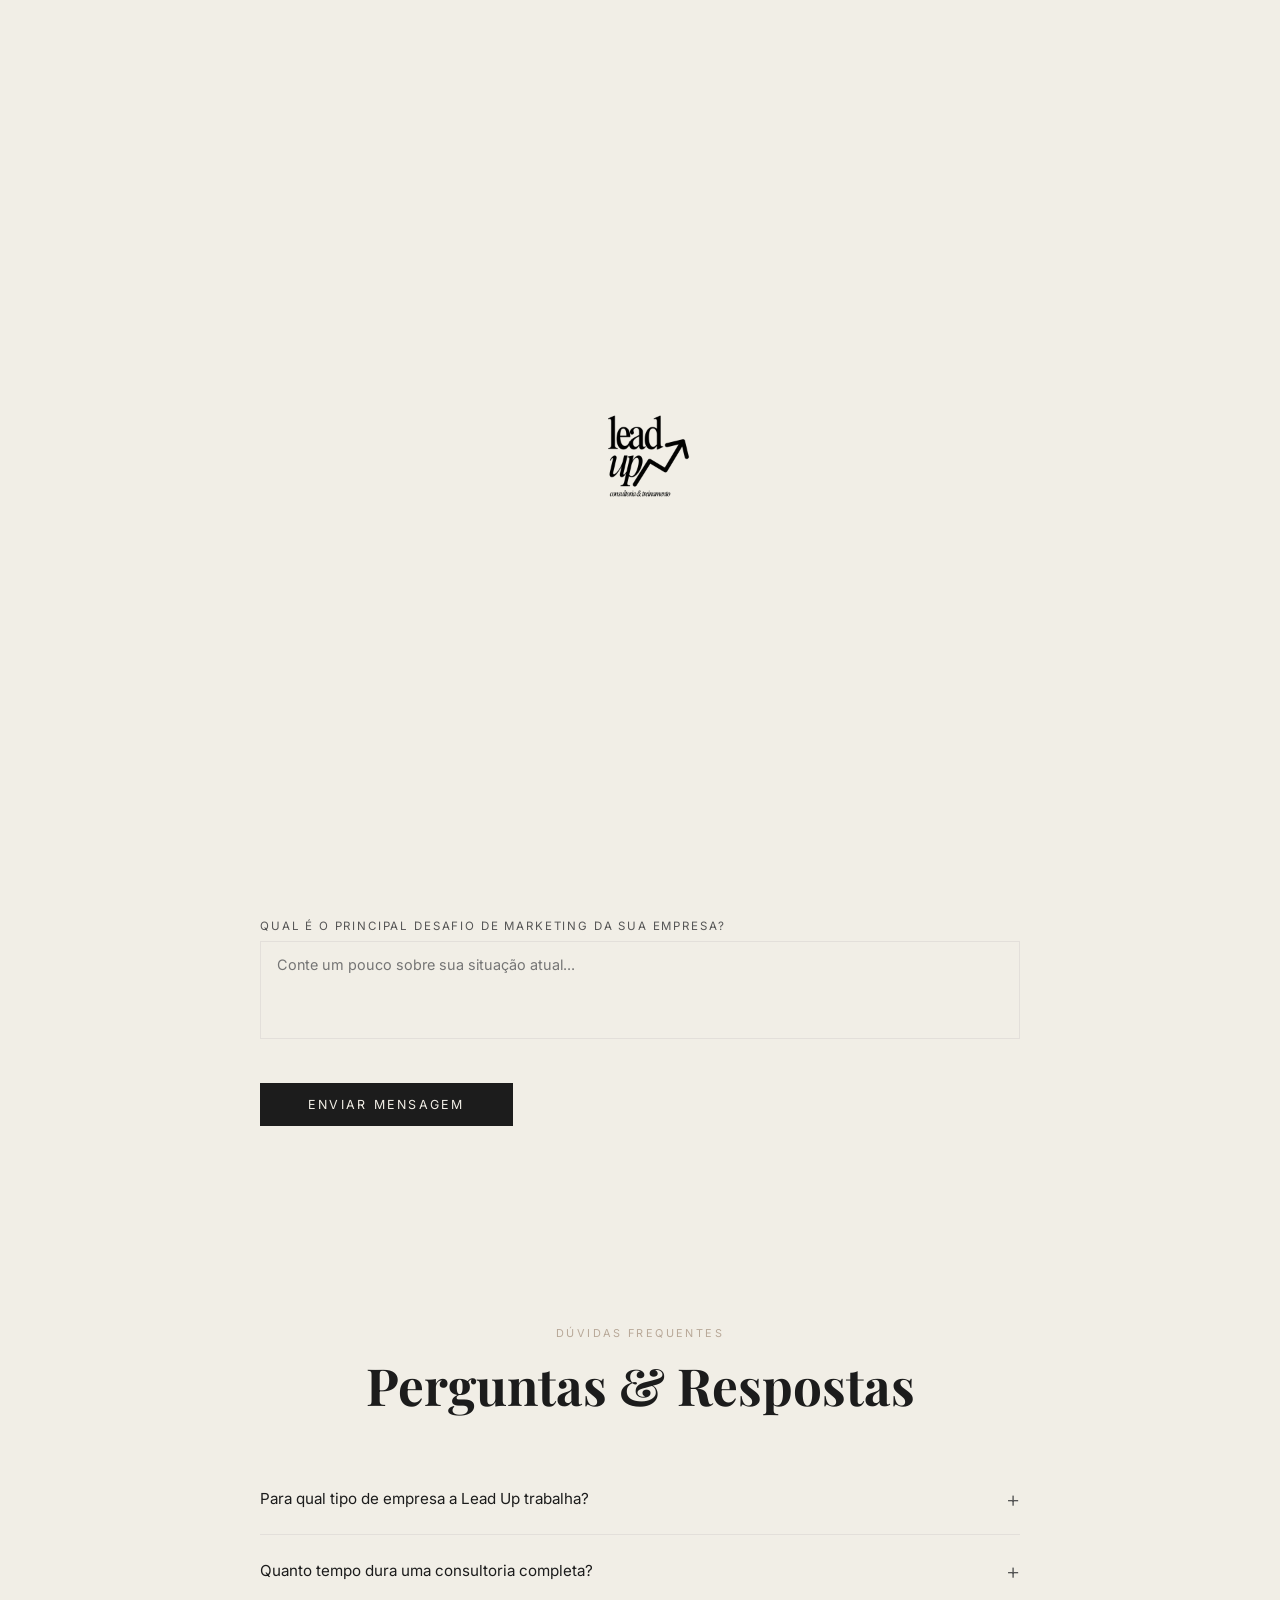
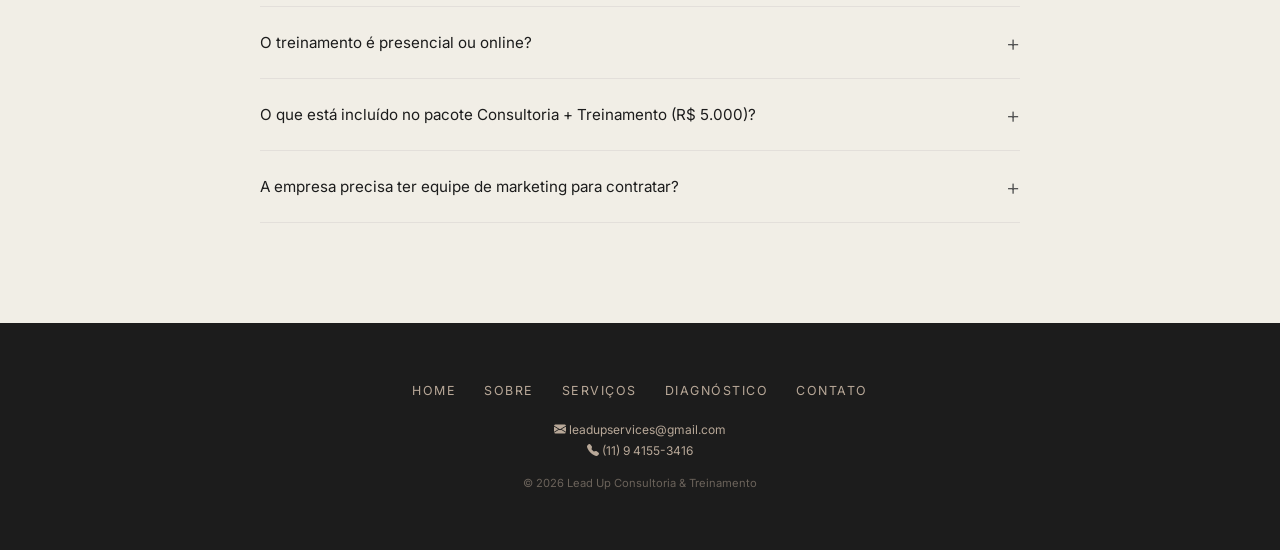
<file: contato.html>
﻿<!DOCTYPE html>
<html lang="pt-BR">
<head>
  <meta charset="UTF-8" />
  <meta name="viewport" content="width=device-width, initial-scale=1.0" />
  <title>Contato — Lead Up</title>
  <link rel="preconnect" href="https://fonts.googleapis.com" />
  <link href="https://fonts.googleapis.com/css2?family=Playfair+Display:ital,wght@0,400;0,700;0,900;1,400&family=Inter:wght@300;400;500;600&display=swap" rel="stylesheet" />
    <link rel="icon" type="image/png" sizes="32x32" href="assets/favicons/favicon-32.png" />
  <link rel="icon" type="image/png" sizes="16x16" href="assets/favicons/favicon-16.png" />
  <link rel="apple-touch-icon" sizes="180x180" href="assets/favicons/favicon-180.png" /><link rel="stylesheet" href="assets/css/styles.css" />
  <link rel="stylesheet" href="https://cdn.jsdelivr.net/npm/bootstrap-icons@1.11.3/font/bootstrap-icons.min.css" />
</head>
<body>

  <div id="loader"><img src="assets/img/logo-transparent.png" alt="Lead Up" class="loader-logo" /></div>
  <div id="readProgress"></div>

  <nav id="navbar">
    <div class="nav-logo"><a href="Home.html"><img src="assets/img/logo-transparent.png" alt="Lead Up" /></a></div>
    <ul class="nav-links">
      <li><a href="Home.html">Home</a></li>
      <li><a href="sobre.html">Sobre</a></li>
      <li><a href="servicos.html">Serviços</a></li>
      <li><a href="diagnostico.html">Diagnóstico</a></li>
      <li><a href="contato.html">Contato</a></li>
    </ul>
    <div class="nav-actions">
      <button id="themeToggle" class="theme-toggle" title="Modo escuro"><span class="theme-icon"><i class="bi bi-moon-stars-fill"></i></span></button>
      <button id="navHamburger" class="nav-hamburger" aria-label="Menu"><span></span><span></span><span></span></button>
    </div>
  </nav>

  <div id="navMobile" class="nav-mobile">
    <button id="navMobileClose" class="nav-mobile-close"><i class="bi bi-x-lg"></i></button>
    <ul>
      <li><a href="Home.html" class="mobile-link">Home</a></li>
      <li><a href="sobre.html" class="mobile-link">Sobre</a></li>
      <li><a href="servicos.html" class="mobile-link">Serviços</a></li>
      <li><a href="diagnostico.html" class="mobile-link">Diagnóstico</a></li>
      <li><a href="contato.html" class="mobile-link">Contato</a></li>
    </ul>
  </div>
  <div id="navOverlay" class="nav-overlay"></div>

  <!-- PAGE HEADER -->
  <div class="page-header">
    <div class="page-header-content reveal">
      <p class="section-label">Primeira sessão gratuita</p>
      <h1 class="page-header-title">Vamos crescer juntos?</h1>
    </div>
  </div>

  <!-- CONTATO -->
  <section id="contato">
    <div class="reveal" style="text-align:center">
      <p class="section-label">Entre em contato</p>
      <h2 class="section-title">Envie sua mensagem</h2>
      <p class="section-text" style="margin:0 auto 16px">Preencha o formulário e receba em até 24h uma proposta personalizada para o marketing da sua empresa.</p>
      <p class="contato-garantia reveal" style="transition-delay:.15s">✓ Sem compromisso &nbsp;·&nbsp; ✓ Diagnóstico gratuito &nbsp;·&nbsp; ✓ Resposta em 24h</p>
    </div>
    <form class="contato-form reveal" style="transition-delay:.2s" id="contatoForm" novalidate>
      <input type="hidden" name="_subject" value="Novo contato pelo site Lead Up" />
      <input type="hidden" name="_template" value="table" />
      <input type="text" name="_honey" style="display:none" />
      <div class="contato-row">
        <div class="contato-field">
          <label for="nome">Nome completo</label>
          <input type="text" id="nome" name="nome" placeholder="Seu nome" />
          <span class="field-error" id="erroNome"></span>
        </div>
        <div class="contato-field">
          <label for="empresa">Nome da empresa</label>
          <input type="text" id="empresa" name="empresa" placeholder="Sua empresa" />
          <span class="field-error" id="erroEmpresa"></span>
        </div>
      </div>
      <div class="contato-row">
        <div class="contato-field">
          <label for="email">E-mail</label>
          <input type="email" id="email" name="email" placeholder="seu@email.com" />
          <span class="field-error" id="erroEmail"></span>
        </div>
        <div class="contato-field">
          <label for="segmento">Segmento da empresa</label>
          <select id="segmento" name="segmento">
            <option value="">Selecione...</option>
            <option>Comércio / Varejo</option>
            <option>Serviços</option>
            <option>Alimentação</option>
            <option>Saúde e Bem-estar</option>
            <option>Tecnologia</option>
            <option>Educação</option>
            <option>Outro</option>
          </select>
          <span class="field-error" id="erroSegmento"></span>
        </div>
      </div>
      <div class="contato-field">
        <label for="desafio">Qual é o principal desafio de marketing da sua empresa?</label>
        <textarea id="desafio" name="desafio" rows="4" placeholder="Conte um pouco sobre sua situação atual..."></textarea>
        <span class="field-error" id="erroDesafio"></span>
      </div>
      <button type="submit" class="contato-submit">Enviar mensagem</button>
    </form>
    <div class="contato-sucesso hidden" id="contatoSucesso">
      <div class="sucesso-icon">✓</div>
      <h3>Mensagem enviada!</h3>
      <p>Obrigado pelo interesse. Nossa equipe entrará em contato em breve.</p>
    </div>
  </section>

  <!-- FAQ -->
  <section id="faq" style="background:var(--cream)">
    <div class="reveal" style="text-align:center">
      <p class="section-label">Dúvidas frequentes</p>
      <h2 class="section-title">Perguntas &amp; Respostas</h2>
    </div>
    <div class="faq-list reveal" style="transition-delay:.2s; max-width:760px; margin:48px auto 0">
      <div class="faq-item">
        <button class="faq-question"><span>Para qual tipo de empresa a Lead Up trabalha?</span><span class="faq-icon">+</span></button>
        <div class="faq-answer"><p>Atendemos empresas de pequeno a médio porte de qualquer segmento — lojas, comércios, prestadores de serviço e negócios em crescimento que desejam estruturar ou melhorar seu marketing.</p></div>
      </div>
      <div class="faq-item">
        <button class="faq-question"><span>Quanto tempo dura uma consultoria completa?</span><span class="faq-icon">+</span></button>
        <div class="faq-answer"><p>A consultoria de Lead Up dura cerca de 1 mês, passando por diagnóstico, criação de estratégias, aplicação e acompanhamento dos resultados. Para os pacotes mais completos, também podemos oferecer 2 ou 3 meses de acompanhamento, dependendo da necessidade da empresa.</p></div>
      </div>
      <div class="faq-item">
        <button class="faq-question"><span>O treinamento é presencial ou online?</span><span class="faq-icon">+</span></button>
        <div class="faq-answer"><p>Oferecemos as duas modalidades. Os workshops podem ser realizados presencialmente nas instalações da empresa cliente ou de forma remota, conforme a preferência do contratante.</p></div>
      </div>
      <div class="faq-item">
        <button class="faq-question"><span>O que está incluído no pacote Consultoria + Treinamento (R$ 5.000)?</span><span class="faq-icon">+</span></button>
        <div class="faq-answer"><p>O pacote integra teoria e prática: diagnóstico e estratégia de marketing, treinamento da equipe, acompanhamento dos resultados, métricas e feedback.</p></div>
      </div>
      <div class="faq-item">
        <button class="faq-question"><span>A empresa precisa ter equipe de marketing para contratar?</span><span class="faq-icon">+</span></button>
        <div class="faq-answer"><p>Não. Trabalhamos tanto com empresas que ainda não têm equipe de marketing quanto com aquelas que precisam capacitar a equipe existente. O treinamento é adaptado ao nível atual de cada time.</p></div>
      </div>
    </div>
  </section>

  <footer>
    <div class="footer-links">
      <a href="Home.html">Home</a>
      <a href="sobre.html">Sobre</a>
      <a href="servicos.html">Serviços</a>
      <a href="diagnostico.html">Diagnóstico</a>
      <a href="contato.html">Contato</a>
    </div>
    <div class="footer-contact">
      <p><i class="bi bi-envelope-fill"></i> leadupservices@gmail.com</p>
      <p><i class="bi bi-telephone-fill"></i> (11) 9 4155-3416</p>
      <p style="margin-top:12px; opacity:.5; font-size:.7rem">© 2026 Lead Up Consultoria &amp; Treinamento</p>
    </div>
  </footer>

  <a class="whatsapp-btn" href="https://wa.me/5511941553416" target="_blank" title="WhatsApp">
    <svg viewBox="0 0 24 24" fill="currentColor" width="28" height="28"><path d="M17.472 14.382c-.297-.149-1.758-.867-2.03-.967-.273-.099-.471-.148-.67.15-.197.297-.767.966-.94 1.164-.173.199-.347.223-.644.075-.297-.15-1.255-.463-2.39-1.475-.883-.788-1.48-1.761-1.653-2.059-.173-.297-.018-.458.13-.606.134-.133.298-.347.446-.52.149-.174.198-.298.298-.497.099-.198.05-.371-.025-.52-.075-.149-.669-1.612-.916-2.207-.242-.579-.487-.5-.669-.51-.173-.008-.371-.01-.57-.01-.198 0-.52.074-.792.372-.272.297-1.04 1.016-1.04 2.479 0 1.462 1.065 2.875 1.213 3.074.149.198 2.096 3.2 5.077 4.487.709.306 1.262.489 1.694.625.712.227 1.36.195 1.871.118.571-.085 1.758-.719 2.006-1.413.248-.694.248-1.289.173-1.413-.074-.124-.272-.198-.57-.347m-5.421 7.403h-.004a9.87 9.87 0 01-5.031-1.378l-.361-.214-3.741.982.998-3.648-.235-.374a9.86 9.86 0 01-1.51-5.26c.001-5.45 4.436-9.884 9.888-9.884 2.64 0 5.122 1.03 6.988 2.898a9.825 9.825 0 012.893 6.994c-.003 5.45-4.437 9.884-9.885 9.884m8.413-18.297A11.815 11.815 0 0012.05 0C5.495 0 .16 5.335.157 11.892c0 2.096.547 4.142 1.588 5.945L.057 24l6.305-1.654a11.882 11.882 0 005.683 1.448h.005c6.554 0 11.89-5.335 11.893-11.893a11.821 11.821 0 00-3.48-8.413z"/></svg>
    <span class="whatsapp-pulse"></span>
  </a>

  <script src="assets/js/script.js"></script>
  <script src="assets/js/chatbot.js"></script>
</body>
</html>
</file>
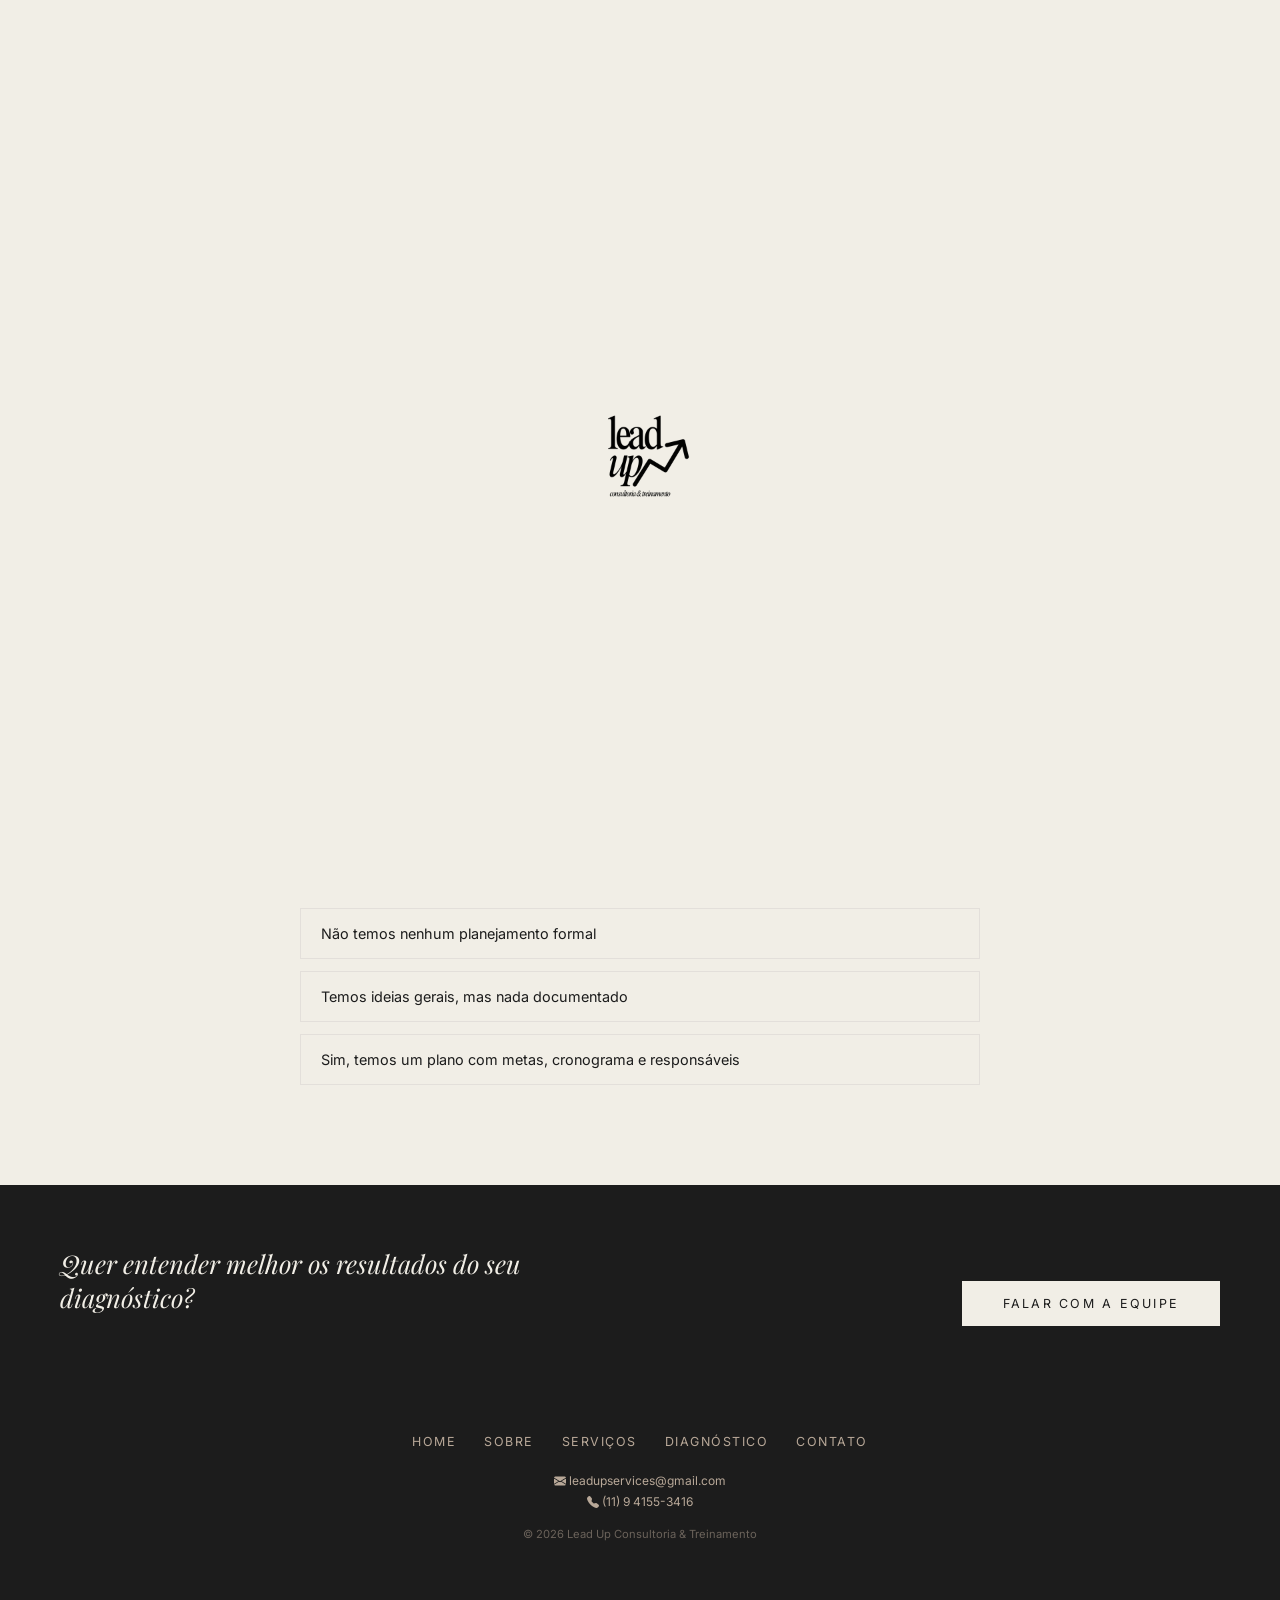
<file: diagnostico.html>
﻿<!DOCTYPE html>
<html lang="pt-BR">
<head>
  <meta charset="UTF-8" />
  <meta name="viewport" content="width=device-width, initial-scale=1.0" />
  <title>Diagnóstico Gratuito — Lead Up</title>
  <link rel="preconnect" href="https://fonts.googleapis.com" />
  <link href="https://fonts.googleapis.com/css2?family=Playfair+Display:ital,wght@0,400;0,700;0,900;1,400&family=Inter:wght@300;400;500;600&display=swap" rel="stylesheet" />
    <link rel="icon" type="image/png" sizes="32x32" href="assets/favicons/favicon-32.png" />
  <link rel="icon" type="image/png" sizes="16x16" href="assets/favicons/favicon-16.png" />
  <link rel="apple-touch-icon" sizes="180x180" href="assets/favicons/favicon-180.png" /><link rel="stylesheet" href="assets/css/styles.css" />
  <link rel="stylesheet" href="https://cdn.jsdelivr.net/npm/bootstrap-icons@1.11.3/font/bootstrap-icons.min.css" />
</head>
<body>

  <div id="loader"><img src="assets/img/logo-transparent.png" alt="Lead Up" class="loader-logo" /></div>
  <div id="readProgress"></div>

  <nav id="navbar">
    <div class="nav-logo"><a href="Home.html"><img src="assets/img/logo-transparent.png" alt="Lead Up" /></a></div>
    <ul class="nav-links">
      <li><a href="Home.html">Home</a></li>
      <li><a href="sobre.html">Sobre</a></li>
      <li><a href="servicos.html">Serviços</a></li>
      <li><a href="diagnostico.html">Diagnóstico</a></li>
      <li><a href="contato.html">Contato</a></li>
    </ul>
    <div class="nav-actions">
      <button id="themeToggle" class="theme-toggle" title="Modo escuro"><span class="theme-icon"><i class="bi bi-moon-stars-fill"></i></span></button>
      <button id="navHamburger" class="nav-hamburger" aria-label="Menu"><span></span><span></span><span></span></button>
    </div>
  </nav>

  <div id="navMobile" class="nav-mobile">
    <button id="navMobileClose" class="nav-mobile-close"><i class="bi bi-x-lg"></i></button>
    <ul>
      <li><a href="Home.html" class="mobile-link">Home</a></li>
      <li><a href="sobre.html" class="mobile-link">Sobre</a></li>
      <li><a href="servicos.html" class="mobile-link">Serviços</a></li>
      <li><a href="diagnostico.html" class="mobile-link">Diagnóstico</a></li>
      <li><a href="contato.html" class="mobile-link">Contato</a></li>
    </ul>
  </div>
  <div id="navOverlay" class="nav-overlay"></div>

  <!-- PAGE HEADER -->
  <div class="page-header">
    <div class="page-header-content reveal">
      <p class="section-label">100% gratuito · 12 perguntas</p>
      <h1 class="page-header-title">Diagnóstico de Marketing</h1>
    </div>
  </div>

  <!-- QUIZ -->
  <section id="quiz" style="background:var(--cream)">
    <div class="reveal" style="text-align:center">
      <h2 class="section-title">Qual é o nível de marketing<br>da sua empresa?</h2>
      <p class="section-text" style="margin:0 auto 48px">Responda 12 perguntas e receba um diagnóstico completo do marketing da sua empresa — como uma avaliação profissional, 100% gratuita.</p>
    </div>

    <div class="quiz-container reveal" style="transition-delay:.2s">
      <div class="quiz-progress-wrap">
        <div class="quiz-progress-bar"><div class="quiz-progress-fill" id="quizFill"></div></div>
        <span class="quiz-progress-label" id="quizLabel">Pergunta 1 de 12</span>
      </div>

      <div id="quizQuestions">
        <!-- 1. Estratégia -->
        <div class="quiz-question active" data-q="0">
          <p class="quiz-q-text">Sua empresa tem uma estratégia de marketing documentada com metas e prazos definidos?</p>
          <div class="quiz-options">
            <button class="quiz-opt" data-val="0">Não temos nenhum planejamento formal</button>
            <button class="quiz-opt" data-val="1">Temos ideias gerais, mas nada documentado</button>
            <button class="quiz-opt" data-val="2">Sim, temos um plano com metas, cronograma e responsáveis</button>
          </div>
        </div>
        <!-- 2. Divulgação -->
        <div class="quiz-question" data-q="1">
          <p class="quiz-q-text">Como você avalia a divulgação da sua empresa?</p>
          <div class="quiz-options">
            <button class="quiz-opt" data-val="2">Boa</button>
            <button class="quiz-opt" data-val="1">Regular</button>
            <button class="quiz-opt" data-val="0">Ruim</button>
          </div>
        </div>
        <!-- 3. Atração de clientes -->
        <div class="quiz-question" data-q="2">
          <p class="quiz-q-text">Sua empresa tem dificuldade para atrair novos clientes?</p>
          <div class="quiz-options">
            <button class="quiz-opt" data-val="0">Sim, muita dificuldade</button>
            <button class="quiz-opt" data-val="1">Às vezes</button>
            <button class="quiz-opt" data-val="2">Não</button>
          </div>
        </div>
        <!-- 4. Redes sociais -->
        <div class="quiz-question" data-q="3">
          <p class="quiz-q-text">Como está a presença da sua empresa nas redes sociais?</p>
          <div class="quiz-options">
            <button class="quiz-opt" data-val="2">Boa e ativa</button>
            <button class="quiz-opt" data-val="1">Pouco ativa</button>
            <button class="quiz-opt" data-val="0">Não possui</button>
          </div>
        </div>
        <!-- 5. Presença digital -->
        <div class="quiz-question" data-q="4">
          <p class="quiz-q-text">Como está a presença da sua empresa nas redes sociais (Instagram, Facebook, LinkedIn, etc.)?</p>
          <div class="quiz-options">
            <button class="quiz-opt" data-val="0">Não temos perfis ou estão abandonados</button>
            <button class="quiz-opt" data-val="1">Postamos de vez em quando, sem calendário definido</button>
            <button class="quiz-opt" data-val="2">Temos frequência consistente, conteúdo planejado e engajamento</button>
          </div>
        </div>
        <!-- 6. Estratégia definida -->
        <div class="quiz-question" data-q="5">
          <p class="quiz-q-text">Você possui uma estratégia de marketing definida?</p>
          <div class="quiz-options">
            <button class="quiz-opt" data-val="2">Sim</button>
            <button class="quiz-opt" data-val="1">Parcialmente</button>
            <button class="quiz-opt" data-val="0">Não</button>
          </div>
        </div>
        <!-- 7. Frequência de divulgação -->
        <div class="quiz-question" data-q="6">
          <p class="quiz-q-text">Com que frequência sua empresa divulga seus produtos ou serviços?</p>
          <div class="quiz-options">
            <button class="quiz-opt" data-val="2">Todos os dias</button>
            <button class="quiz-opt" data-val="1">Algumas vezes por semana</button>
            <button class="quiz-opt" data-val="0">Raramente</button>
          </div>
        </div>
        <!-- 8. Marketing de conteúdo -->
        <div class="quiz-question" data-q="7">
          <p class="quiz-q-text">Sua empresa produz conteúdo educativo ou informativo para atrair clientes (posts, vídeos, blog, e-books)?</p>
          <div class="quiz-options">
            <button class="quiz-opt" data-val="0">Não produzimos nenhum tipo de conteúdo</button>
            <button class="quiz-opt" data-val="1">Fazemos algo esporádico, sem estratégia definida</button>
            <button class="quiz-opt" data-val="2">Sim, temos uma estratégia de conteúdo com calendário editorial</button>
          </div>
        </div>
        <!-- 9. Acompanhamento de resultados -->
        <div class="quiz-question" data-q="8">
          <p class="quiz-q-text">Você acompanha os resultados das suas ações de marketing?</p>
          <div class="quiz-options">
            <button class="quiz-opt" data-val="2">Sempre</button>
            <button class="quiz-opt" data-val="1">Às vezes</button>
            <button class="quiz-opt" data-val="0">Nunca</button>
          </div>
        </div>
        <!-- 10. Email marketing -->
        <div class="quiz-question" data-q="9">
          <p class="quiz-q-text">Sua empresa mantém contato com clientes e leads por e-mail marketing ou newsletters?</p>
          <div class="quiz-options">
            <button class="quiz-opt" data-val="0">Não fazemos nenhum tipo de e-mail marketing</button>
            <button class="quiz-opt" data-val="1">Enviamos e-mails eventualmente, sem segmentação</button>
            <button class="quiz-opt" data-val="2">Temos campanhas segmentadas com automação e métricas</button>
          </div>
        </div>
        <!-- 11. Capacitação da equipe -->
        <div class="quiz-question" data-q="10">
          <p class="quiz-q-text">Sua equipe recebe treinamentos sobre vendas, atendimento ou marketing digital?</p>
          <div class="quiz-options">
            <button class="quiz-opt" data-val="0">Nunca fizemos treinamentos nessa área</button>
            <button class="quiz-opt" data-val="1">Já fizemos algo pontual, mas sem continuidade</button>
            <button class="quiz-opt" data-val="2">Investimos em capacitação contínua da equipe</button>
          </div>
        </div>
        <!-- 12. Área de ajuda (não pontua) -->
        <div class="quiz-question" data-q="11">
          <p class="quiz-q-text">Em qual área sua empresa mais precisa de ajuda?</p>
          <div class="quiz-options">
            <button class="quiz-opt" data-val="0">Consultoria de marketing</button>
            <button class="quiz-opt" data-val="0">Treinamento da equipe</button>
            <button class="quiz-opt" data-val="0">Os dois</button>
          </div>
        </div>
      </div>

      <div id="quizResult" class="quiz-result hidden">
        <div class="quiz-result-icon" id="quizResultIcon"></div>
        <h3 class="quiz-result-title" id="quizResultTitle"></h3>
        <p class="quiz-result-text" id="quizResultText"></p>
        <a href="contato.html" class="hero-cta hero-cta-primary" style="margin-top:32px; display:inline-block">Quero falar com um consultor</a>
        <button class="quiz-restart" id="quizRestart">Refazer diagnóstico</button>
      </div>
    </div>
  </section>

  <!-- CTA STRIP -->
  <div class="cta-strip">
    <p>Quer entender melhor os resultados do seu diagnóstico?</p>
    <a href="contato.html" class="hero-cta hero-cta-primary">Falar com a equipe</a>
  </div>

  <footer>
    <div class="footer-links">
      <a href="Home.html">Home</a>
      <a href="sobre.html">Sobre</a>
      <a href="servicos.html">Serviços</a>
      <a href="diagnostico.html">Diagnóstico</a>
      <a href="contato.html">Contato</a>
    </div>
    <div class="footer-contact">
      <p><i class="bi bi-envelope-fill"></i> leadupservices@gmail.com</p>
      <p><i class="bi bi-telephone-fill"></i> (11) 9 4155-3416</p>
      <p style="margin-top:12px; opacity:.5; font-size:.7rem">© 2026 Lead Up Consultoria &amp; Treinamento</p>
    </div>
  </footer>

  <a class="whatsapp-btn" href="https://wa.me/5511941553416" target="_blank" title="WhatsApp">
    <svg viewBox="0 0 24 24" fill="currentColor" width="28" height="28"><path d="M17.472 14.382c-.297-.149-1.758-.867-2.03-.967-.273-.099-.471-.148-.67.15-.197.297-.767.966-.94 1.164-.173.199-.347.223-.644.075-.297-.15-1.255-.463-2.39-1.475-.883-.788-1.48-1.761-1.653-2.059-.173-.297-.018-.458.13-.606.134-.133.298-.347.446-.52.149-.174.198-.298.298-.497.099-.198.05-.371-.025-.52-.075-.149-.669-1.612-.916-2.207-.242-.579-.487-.5-.669-.51-.173-.008-.371-.01-.57-.01-.198 0-.52.074-.792.372-.272.297-1.04 1.016-1.04 2.479 0 1.462 1.065 2.875 1.213 3.074.149.198 2.096 3.2 5.077 4.487.709.306 1.262.489 1.694.625.712.227 1.36.195 1.871.118.571-.085 1.758-.719 2.006-1.413.248-.694.248-1.289.173-1.413-.074-.124-.272-.198-.57-.347m-5.421 7.403h-.004a9.87 9.87 0 01-5.031-1.378l-.361-.214-3.741.982.998-3.648-.235-.374a9.86 9.86 0 01-1.51-5.26c.001-5.45 4.436-9.884 9.888-9.884 2.64 0 5.122 1.03 6.988 2.898a9.825 9.825 0 012.893 6.994c-.003 5.45-4.437 9.884-9.885 9.884m8.413-18.297A11.815 11.815 0 0012.05 0C5.495 0 .16 5.335.157 11.892c0 2.096.547 4.142 1.588 5.945L.057 24l6.305-1.654a11.882 11.882 0 005.683 1.448h.005c6.554 0 11.89-5.335 11.893-11.893a11.821 11.821 0 00-3.48-8.413z"/></svg>
    <span class="whatsapp-pulse"></span>
  </a>

  <script src="assets/js/script.js"></script>
  <script src="assets/js/chatbot.js"></script>
</body>
</html>
</file>
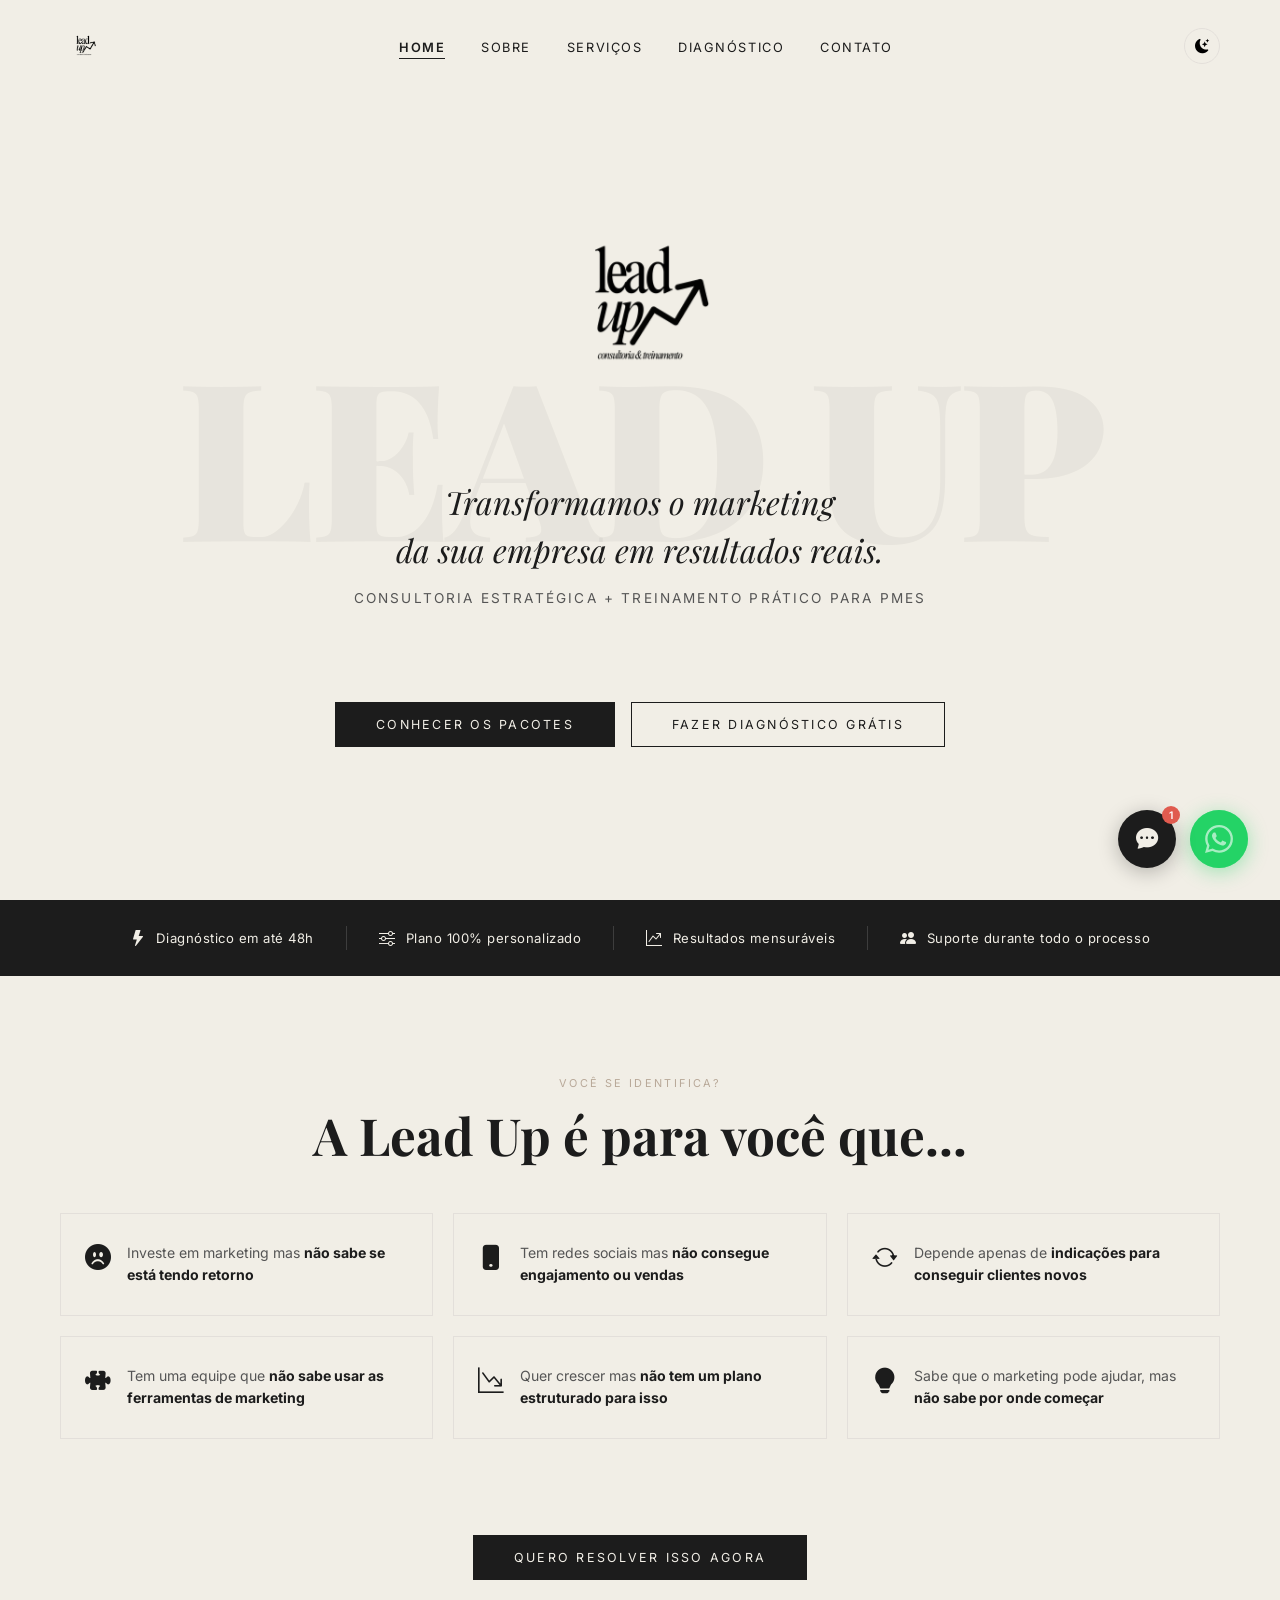
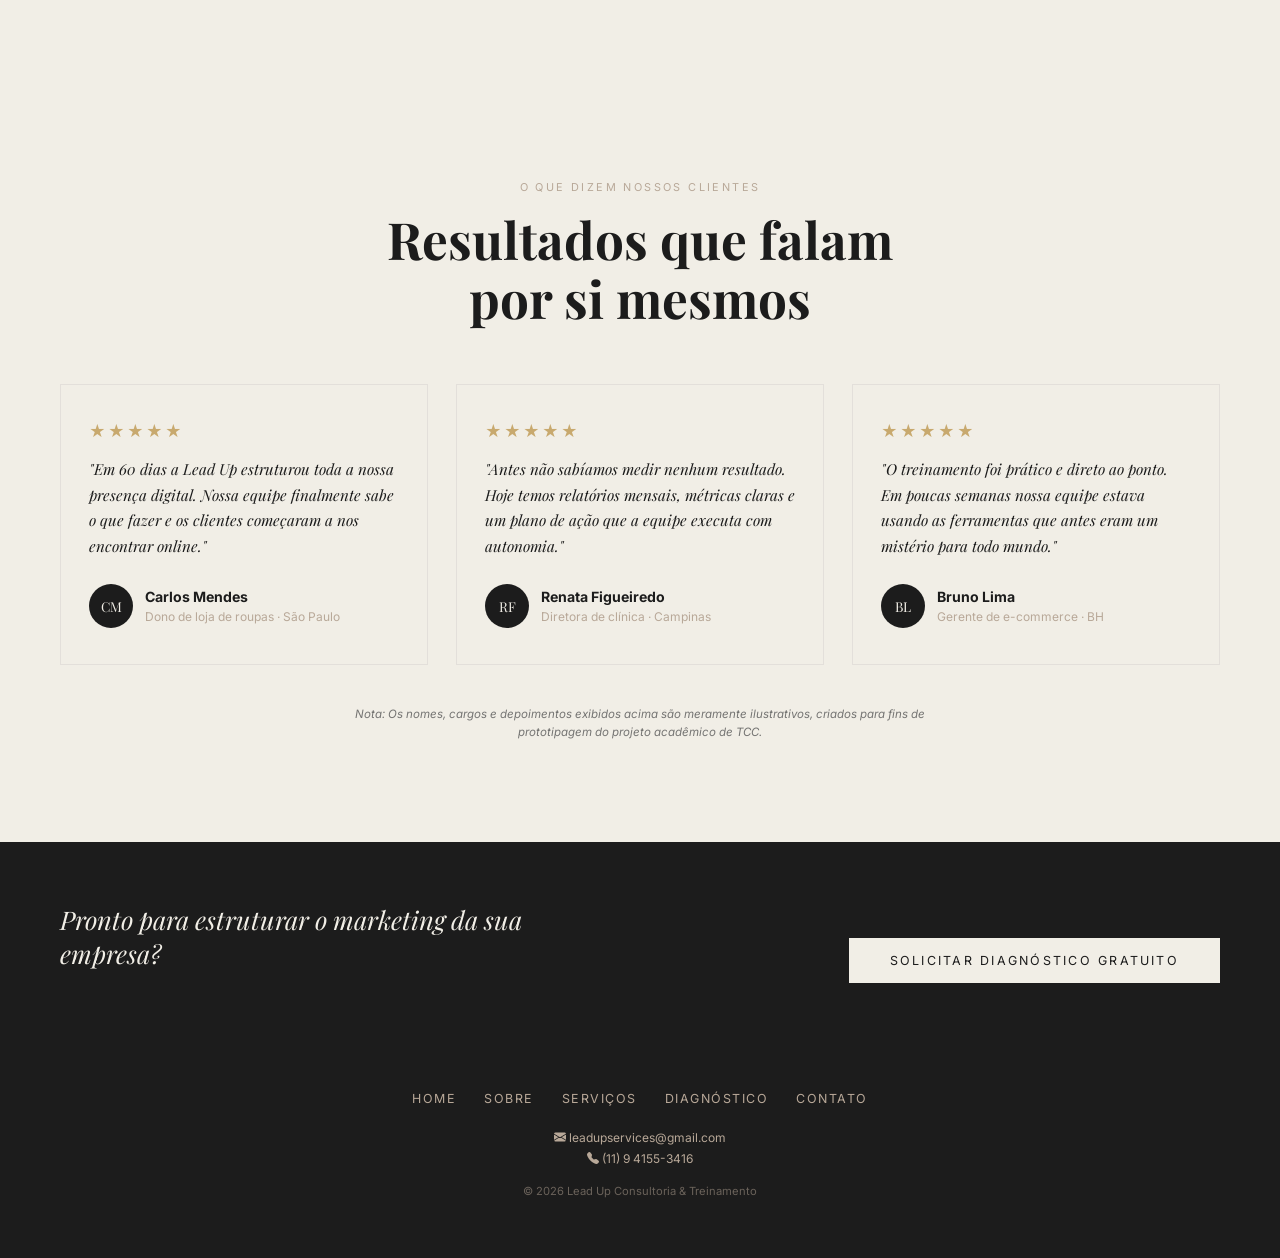
<file: Home.html>
﻿<!DOCTYPE html>
<html lang="pt-BR">
<head>
  <meta charset="UTF-8" />
  <meta name="viewport" content="width=device-width, initial-scale=1.0" />
  <title>Lead Up — Consultoria & Treinamento em Marketing</title>
  <link rel="preconnect" href="https://fonts.googleapis.com" />
  <link href="https://fonts.googleapis.com/css2?family=Playfair+Display:ital,wght@0,400;0,700;0,900;1,400&family=Inter:wght@300;400;500;600&display=swap" rel="stylesheet" />
    <link rel="icon" type="image/png" sizes="32x32" href="assets/favicons/favicon-32.png" />
  <link rel="icon" type="image/png" sizes="16x16" href="assets/favicons/favicon-16.png" />
  <link rel="apple-touch-icon" sizes="180x180" href="assets/favicons/favicon-180.png" /><link rel="stylesheet" href="assets/css/styles.css" />
  <link rel="stylesheet" href="https://cdn.jsdelivr.net/npm/bootstrap-icons@1.11.3/font/bootstrap-icons.min.css" />
</head>
<body>

  <!-- LOADING -->
  <div id="loader"><img src="assets/img/logo-transparent.png" alt="Lead Up" class="loader-logo" /></div>
  <div id="readProgress"></div>

  <!-- NAVBAR -->
  <nav id="navbar">
    <div class="nav-logo"><a href="Home.html"><img src="assets/img/logo-transparent.png" alt="Lead Up" /></a></div>
    <ul class="nav-links">
      <li><a href="Home.html">Home</a></li>
      <li><a href="sobre.html">Sobre</a></li>
      <li><a href="servicos.html">Serviços</a></li>
      <li><a href="diagnostico.html">Diagnóstico</a></li>
      <li><a href="contato.html">Contato</a></li>
    </ul>
    <div class="nav-actions">
      <button id="themeToggle" class="theme-toggle" title="Modo escuro"><span class="theme-icon"><i class="bi bi-moon-stars-fill"></i></span></button>
      <button id="navHamburger" class="nav-hamburger" aria-label="Menu"><span></span><span></span><span></span></button>
    </div>
  </nav>

  <!-- MENU MOBILE -->
  <div id="navMobile" class="nav-mobile">
    <button id="navMobileClose" class="nav-mobile-close"><i class="bi bi-x-lg"></i></button>
    <ul>
      <li><a href="Home.html" class="mobile-link">Home</a></li>
      <li><a href="sobre.html" class="mobile-link">Sobre</a></li>
      <li><a href="servicos.html" class="mobile-link">Serviços</a></li>
      <li><a href="diagnostico.html" class="mobile-link">Diagnóstico</a></li>
      <li><a href="contato.html" class="mobile-link">Contato</a></li>
    </ul>
  </div>
  <div id="navOverlay" class="nav-overlay"></div>

  <!-- HERO -->
  <section id="hero">
    <div class="hero-bg-text">LEAD UP</div>
    <div class="hero-content">
      <img class="hero-logo" src="assets/img/logo-transparent.png" alt="Lead Up" />
      <p class="hero-tagline">Transformamos o marketing<br>da sua empresa em resultados reais.</p>
      <p class="hero-sub">Consultoria estratégica + treinamento prático para PMEs</p>
      <div class="hero-ctas">
        <a href="servicos.html" class="hero-cta hero-cta-primary">Conhecer os pacotes</a>
        <a href="diagnostico.html" class="hero-cta hero-cta-secondary">Fazer diagnóstico grátis</a>
      </div>
    </div>
  </section>

  <!-- BENEFITS BAR -->
  <div class="benefits-bar">
    <div class="benefit-item"><span class="benefit-icon"><i class="bi bi-lightning-fill"></i></span><span>Diagnóstico em até 48h</span></div>
    <div class="benefit-sep"></div>
    <div class="benefit-item"><span class="benefit-icon"><i class="bi bi-sliders"></i></span><span>Plano 100% personalizado</span></div>
    <div class="benefit-sep"></div>
    <div class="benefit-item"><span class="benefit-icon"><i class="bi bi-graph-up-arrow"></i></span><span>Resultados mensuráveis</span></div>
    <div class="benefit-sep"></div>
    <div class="benefit-item"><span class="benefit-icon"><i class="bi bi-people-fill"></i></span><span>Suporte durante todo o processo</span></div>
  </div>

  <!-- PARA QUEM É -->
  <section id="para-quem">
    <div class="reveal" style="text-align:center">
      <p class="section-label">Você se identifica?</p>
      <h2 class="section-title">A Lead Up é para você que...</h2>
    </div>
    <div class="pq-grid reveal" style="transition-delay:.15s">
      <div class="pq-card"><span class="pq-icon"><i class="bi bi-emoji-frown-fill"></i></span><p>Investe em marketing mas <strong>não sabe se está tendo retorno</strong></p></div>
      <div class="pq-card"><span class="pq-icon"><i class="bi bi-phone-fill"></i></span><p>Tem redes sociais mas <strong>não consegue engajamento ou vendas</strong></p></div>
      <div class="pq-card"><span class="pq-icon"><i class="bi bi-arrow-repeat"></i></span><p>Depende apenas de <strong>indicações para conseguir clientes novos</strong></p></div>
      <div class="pq-card"><span class="pq-icon"><i class="bi bi-puzzle-fill"></i></span><p>Tem uma equipe que <strong>não sabe usar as ferramentas de marketing</strong></p></div>
      <div class="pq-card"><span class="pq-icon"><i class="bi bi-graph-down-arrow"></i></span><p>Quer crescer mas <strong>não tem um plano estruturado para isso</strong></p></div>
      <div class="pq-card"><span class="pq-icon"><i class="bi bi-lightbulb-fill"></i></span><p>Sabe que o marketing pode ajudar, mas <strong>não sabe por onde começar</strong></p></div>
    </div>
    <div class="reveal" style="text-align:center; margin-top:48px; transition-delay:.3s">
      <a href="contato.html" class="hero-cta hero-cta-primary">Quero resolver isso agora</a>
    </div>
  </section>

  <!-- DEPOIMENTOS -->
  <section id="depoimentos">
    <div class="reveal" style="text-align:center">
      <p class="section-label">O que dizem nossos clientes</p>
      <h2 class="section-title">Resultados que falam<br>por si mesmos</h2>
    </div>
    <div class="dep-grid">
      <div class="dep-card reveal" style="transition-delay:.1s">
        <div class="dep-stars">★★★★★</div>
        <p class="dep-text">"Em 60 dias a Lead Up estruturou toda a nossa presença digital. Nossa equipe finalmente sabe o que fazer e os clientes começaram a nos encontrar online."</p>
        <div class="dep-author"><div class="dep-avatar">CM</div><div><strong>Carlos Mendes</strong><span>Dono de loja de roupas · São Paulo</span></div></div>
      </div>
      <div class="dep-card reveal" style="transition-delay:.2s">
        <div class="dep-stars">★★★★★</div>
        <p class="dep-text">"Antes não sabíamos medir nenhum resultado. Hoje temos relatórios mensais, métricas claras e um plano de ação que a equipe executa com autonomia."</p>
        <div class="dep-author"><div class="dep-avatar">RF</div><div><strong>Renata Figueiredo</strong><span>Diretora de clínica · Campinas</span></div></div>
      </div>
      <div class="dep-card reveal" style="transition-delay:.3s">
        <div class="dep-stars">★★★★★</div>
        <p class="dep-text">"O treinamento foi prático e direto ao ponto. Em poucas semanas nossa equipe estava usando as ferramentas que antes eram um mistério para todo mundo."</p>
        <div class="dep-author"><div class="dep-avatar">BL</div><div><strong>Bruno Lima</strong><span>Gerente de e-commerce · BH</span></div></div>
      </div>
    </div>
    <p class="dep-disclaimer">Nota: Os nomes, cargos e depoimentos exibidos acima são meramente ilustrativos, criados para fins de prototipagem do projeto acadêmico de TCC.</p>
  </section>

  <!-- CTA STRIP -->
  <div class="cta-strip">
    <p>Pronto para estruturar o marketing da sua empresa?</p>
    <a href="contato.html" class="hero-cta hero-cta-primary">Solicitar diagnóstico gratuito</a>
  </div>

  <!-- FOOTER -->
  <footer>
    <div class="footer-links">
      <a href="Home.html">Home</a>
      <a href="sobre.html">Sobre</a>
      <a href="servicos.html">Serviços</a>
      <a href="diagnostico.html">Diagnóstico</a>
      <a href="contato.html">Contato</a>
    </div>
    <div class="footer-contact">
      <p><i class="bi bi-envelope-fill"></i> leadupservices@gmail.com</p>
      <p><i class="bi bi-telephone-fill"></i> (11) 9 4155-3416</p>
      <p style="margin-top:12px; opacity:.5; font-size:.7rem">© 2026 Lead Up Consultoria &amp; Treinamento</p>
    </div>
  </footer>

  <!-- WHATSAPP -->
  <a class="whatsapp-btn" href="https://wa.me/5511941553416" target="_blank" title="WhatsApp">
    <svg viewBox="0 0 24 24" fill="currentColor" width="28" height="28"><path d="M17.472 14.382c-.297-.149-1.758-.867-2.03-.967-.273-.099-.471-.148-.67.15-.197.297-.767.966-.94 1.164-.173.199-.347.223-.644.075-.297-.15-1.255-.463-2.39-1.475-.883-.788-1.48-1.761-1.653-2.059-.173-.297-.018-.458.13-.606.134-.133.298-.347.446-.52.149-.174.198-.298.298-.497.099-.198.05-.371-.025-.52-.075-.149-.669-1.612-.916-2.207-.242-.579-.487-.5-.669-.51-.173-.008-.371-.01-.57-.01-.198 0-.52.074-.792.372-.272.297-1.04 1.016-1.04 2.479 0 1.462 1.065 2.875 1.213 3.074.149.198 2.096 3.2 5.077 4.487.709.306 1.262.489 1.694.625.712.227 1.36.195 1.871.118.571-.085 1.758-.719 2.006-1.413.248-.694.248-1.289.173-1.413-.074-.124-.272-.198-.57-.347m-5.421 7.403h-.004a9.87 9.87 0 01-5.031-1.378l-.361-.214-3.741.982.998-3.648-.235-.374a9.86 9.86 0 01-1.51-5.26c.001-5.45 4.436-9.884 9.888-9.884 2.64 0 5.122 1.03 6.988 2.898a9.825 9.825 0 012.893 6.994c-.003 5.45-4.437 9.884-9.885 9.884m8.413-18.297A11.815 11.815 0 0012.05 0C5.495 0 .16 5.335.157 11.892c0 2.096.547 4.142 1.588 5.945L.057 24l6.305-1.654a11.882 11.882 0 005.683 1.448h.005c6.554 0 11.89-5.335 11.893-11.893a11.821 11.821 0 00-3.48-8.413z"/></svg>
    <span class="whatsapp-pulse"></span>
  </a>

  <script src="assets/js/script.js"></script>
  <script src="assets/js/chatbot.js"></script>
</body>
</html>
</file>
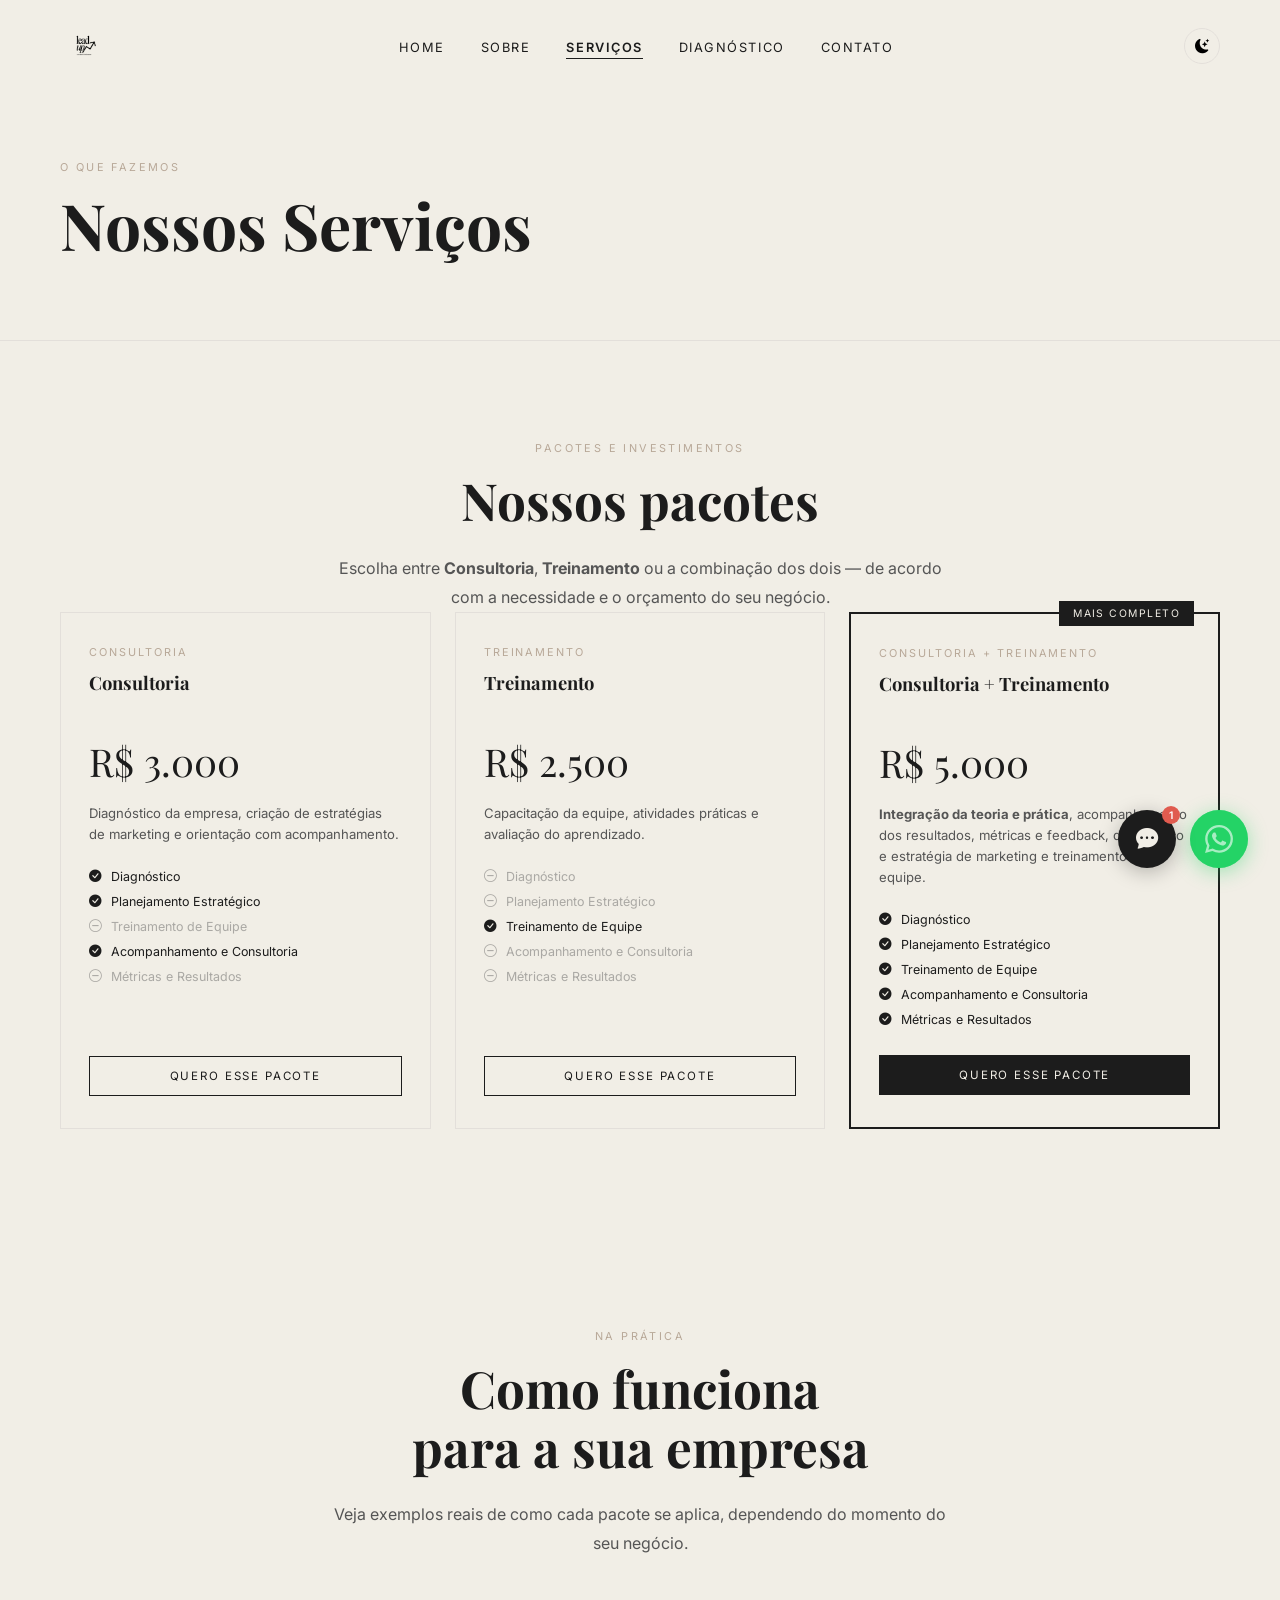
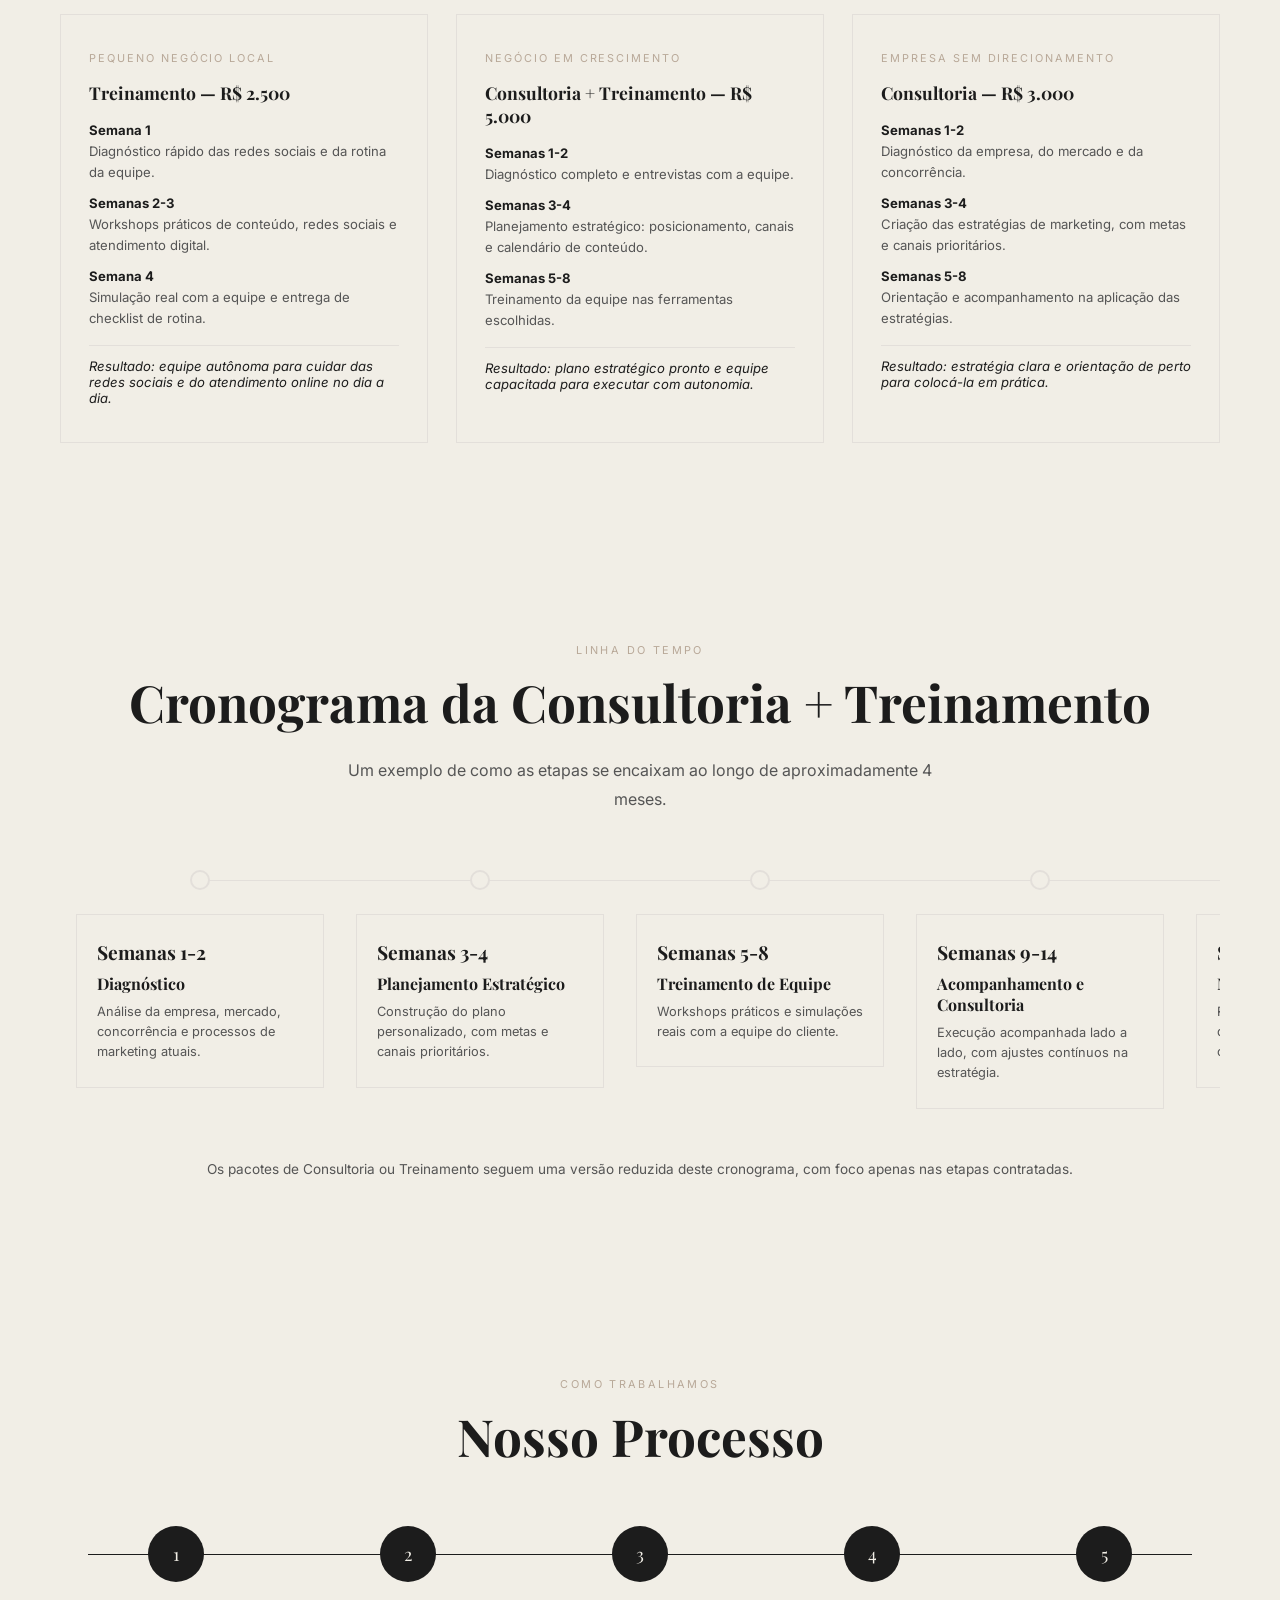
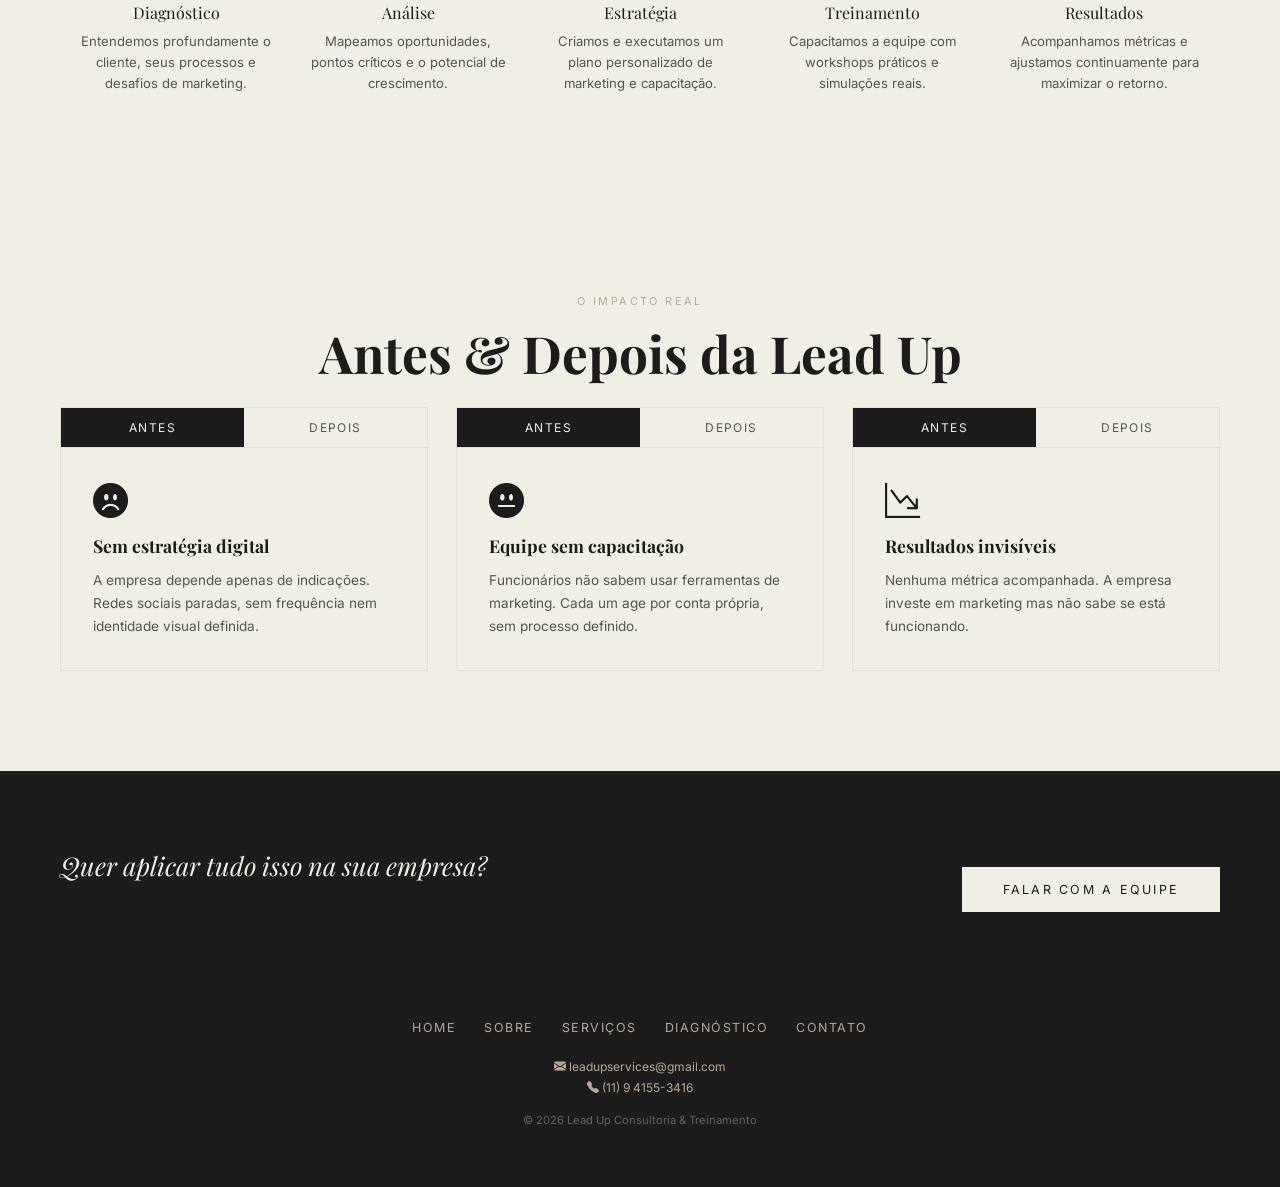
<file: servicos.html>
﻿<!DOCTYPE html>
<html lang="pt-BR">
<head>
  <meta charset="UTF-8" />
  <meta name="viewport" content="width=device-width, initial-scale=1.0" />
  <title>Serviços — Lead Up</title>
  <link rel="preconnect" href="https://fonts.googleapis.com" />
  <link href="https://fonts.googleapis.com/css2?family=Playfair+Display:ital,wght@0,400;0,700;0,900;1,400&family=Inter:wght@300;400;500;600&display=swap" rel="stylesheet" />
    <link rel="icon" type="image/png" sizes="32x32" href="assets/favicons/favicon-32.png" />
  <link rel="icon" type="image/png" sizes="16x16" href="assets/favicons/favicon-16.png" />
  <link rel="apple-touch-icon" sizes="180x180" href="assets/favicons/favicon-180.png" /><link rel="stylesheet" href="assets/css/styles.css" />
  <link rel="stylesheet" href="https://cdn.jsdelivr.net/npm/bootstrap-icons@1.11.3/font/bootstrap-icons.min.css" />
</head>
<body>

  <div id="loader"><img src="assets/img/logo-transparent.png" alt="Lead Up" class="loader-logo" /></div>
  <div id="readProgress"></div>

  <nav id="navbar">
    <div class="nav-logo"><a href="Home.html"><img src="assets/img/logo-transparent.png" alt="Lead Up" /></a></div>
    <ul class="nav-links">
      <li><a href="Home.html">Home</a></li>
      <li><a href="sobre.html">Sobre</a></li>
      <li><a href="servicos.html">Serviços</a></li>
      <li><a href="diagnostico.html">Diagnóstico</a></li>
      <li><a href="contato.html">Contato</a></li>
    </ul>
    <div class="nav-actions">
      <button id="themeToggle" class="theme-toggle" title="Modo escuro"><span class="theme-icon"><i class="bi bi-moon-stars-fill"></i></span></button>
      <button id="navHamburger" class="nav-hamburger" aria-label="Menu"><span></span><span></span><span></span></button>
    </div>
  </nav>

  <div id="navMobile" class="nav-mobile">
    <button id="navMobileClose" class="nav-mobile-close"><i class="bi bi-x-lg"></i></button>
    <ul>
      <li><a href="Home.html" class="mobile-link">Home</a></li>
      <li><a href="sobre.html" class="mobile-link">Sobre</a></li>
      <li><a href="servicos.html" class="mobile-link">Serviços</a></li>
      <li><a href="diagnostico.html" class="mobile-link">Diagnóstico</a></li>
      <li><a href="contato.html" class="mobile-link">Contato</a></li>
    </ul>
  </div>
  <div id="navOverlay" class="nav-overlay"></div>

  <!-- PAGE HEADER -->
  <div class="page-header">
    <div class="page-header-content reveal">
      <p class="section-label">O que fazemos</p>
      <h1 class="page-header-title">Nossos Serviços</h1>
    </div>
  </div>

  <!-- PACOTES -->
  <section id="servicos">
    <div class="reveal" style="text-align:center">
      <p class="section-label">Pacotes e investimentos</p>
      <h2 class="section-title">Nossos pacotes</h2>
      <p class="section-text pacotes-intro">Escolha entre <strong>Consultoria</strong>, <strong>Treinamento</strong> ou a combinação dos dois — de acordo com a necessidade e o orçamento do seu negócio.</p>
    </div>

    <div class="pacotes-grid pacotes-grid-3">
      <div class="pacote-card reveal" style="transition-delay:.1s">
        <p class="pacote-tag">Consultoria</p>
        <h3 class="pacote-name">Consultoria</h3>
        <p class="pacote-price">R$ 3.000</p>
        <p class="pacote-desc">Diagnóstico da empresa, criação de estratégias de marketing e orientação com acompanhamento.</p>
        <ul class="pacote-checklist">
          <li class="on"><i class="bi bi-check-circle-fill"></i> Diagnóstico</li>
          <li class="on"><i class="bi bi-check-circle-fill"></i> Planejamento Estratégico</li>
          <li class="off"><i class="bi bi-dash-circle"></i> Treinamento de Equipe</li>
          <li class="on"><i class="bi bi-check-circle-fill"></i> Acompanhamento e Consultoria</li>
          <li class="off"><i class="bi bi-dash-circle"></i> Métricas e Resultados</li>
        </ul>
        <a href="contato.html" class="pacote-cta">Quero esse pacote</a>
      </div>

      <div class="pacote-card reveal" style="transition-delay:.2s">
        <p class="pacote-tag">Treinamento</p>
        <h3 class="pacote-name">Treinamento</h3>
        <p class="pacote-price">R$ 2.500</p>
        <p class="pacote-desc">Capacitação da equipe, atividades práticas e avaliação do aprendizado.</p>
        <ul class="pacote-checklist">
          <li class="off"><i class="bi bi-dash-circle"></i> Diagnóstico</li>
          <li class="off"><i class="bi bi-dash-circle"></i> Planejamento Estratégico</li>
          <li class="on"><i class="bi bi-check-circle-fill"></i> Treinamento de Equipe</li>
          <li class="off"><i class="bi bi-dash-circle"></i> Acompanhamento e Consultoria</li>
          <li class="off"><i class="bi bi-dash-circle"></i> Métricas e Resultados</li>
        </ul>
        <a href="contato.html" class="pacote-cta">Quero esse pacote</a>
      </div>

      <div class="pacote-card featured reveal" style="transition-delay:.3s">
        <span class="pacote-badge">Mais completo</span>
        <p class="pacote-tag">Consultoria + Treinamento</p>
        <h3 class="pacote-name">Consultoria + Treinamento</h3>
        <p class="pacote-price">R$ 5.000</p>
        <p class="pacote-desc"><strong>Integração da teoria e prática</strong>, acompanhamento dos resultados, métricas e feedback, diagnóstico e estratégia de marketing e treinamento da equipe.</p>
        <ul class="pacote-checklist">
          <li class="on"><i class="bi bi-check-circle-fill"></i> Diagnóstico</li>
          <li class="on"><i class="bi bi-check-circle-fill"></i> Planejamento Estratégico</li>
          <li class="on"><i class="bi bi-check-circle-fill"></i> Treinamento de Equipe</li>
          <li class="on"><i class="bi bi-check-circle-fill"></i> Acompanhamento e Consultoria</li>
          <li class="on"><i class="bi bi-check-circle-fill"></i> Métricas e Resultados</li>
        </ul>
        <a href="contato.html" class="pacote-cta">Quero esse pacote</a>
      </div>
    </div>
  </section>

  <!-- COMO FUNCIONA -->
  <section id="como-funciona">
    <div class="reveal" style="text-align:center">
      <p class="section-label">Na prática</p>
      <h2 class="section-title">Como funciona<br>para a sua empresa</h2>
      <p class="section-text" style="margin:0 auto">Veja exemplos reais de como cada pacote se aplica, dependendo do momento do seu negócio.</p>
    </div>
    <div class="funciona-grid">
      <div class="funciona-card reveal" style="transition-delay:.1s">
        <p class="funciona-perfil">Pequeno negócio local</p>
        <h3 class="funciona-pacote">Treinamento — R$ 2.500</h3>
        <ul class="funciona-steps">
          <li><b>Semana 1</b> Diagnóstico rápido das redes sociais e da rotina da equipe.</li>
          <li><b>Semanas 2-3</b> Workshops práticos de conteúdo, redes sociais e atendimento digital.</li>
          <li><b>Semana 4</b> Simulação real com a equipe e entrega de checklist de rotina.</li>
        </ul>
        <p class="funciona-resultado">Resultado: equipe autônoma para cuidar das redes sociais e do atendimento online no dia a dia.</p>
      </div>

      <div class="funciona-card reveal" style="transition-delay:.2s">
        <p class="funciona-perfil">Negócio em crescimento</p>
        <h3 class="funciona-pacote">Consultoria + Treinamento — R$ 5.000</h3>
        <ul class="funciona-steps">
          <li><b>Semanas 1-2</b> Diagnóstico completo e entrevistas com a equipe.</li>
          <li><b>Semanas 3-4</b> Planejamento estratégico: posicionamento, canais e calendário de conteúdo.</li>
          <li><b>Semanas 5-8</b> Treinamento da equipe nas ferramentas escolhidas.</li>
        </ul>
        <p class="funciona-resultado">Resultado: plano estratégico pronto e equipe capacitada para executar com autonomia.</p>
      </div>

      <div class="funciona-card reveal" style="transition-delay:.3s">
        <p class="funciona-perfil">Empresa sem direcionamento</p>
        <h3 class="funciona-pacote">Consultoria — R$ 3.000</h3>
        <ul class="funciona-steps">
          <li><b>Semanas 1-2</b> Diagnóstico da empresa, do mercado e da concorrência.</li>
          <li><b>Semanas 3-4</b> Criação das estratégias de marketing, com metas e canais prioritários.</li>
          <li><b>Semanas 5-8</b> Orientação e acompanhamento na aplicação das estratégias.</li>
        </ul>
        <p class="funciona-resultado">Resultado: estratégia clara e orientação de perto para colocá-la em prática.</p>
      </div>
    </div>
  </section>

  <!-- CRONOGRAMA -->
  <section id="cronograma">
    <div class="reveal" style="text-align:center">
      <p class="section-label">Linha do tempo</p>
      <h2 class="section-title">Cronograma da Consultoria + Treinamento</h2>
      <p class="section-text" style="margin:0 auto">Um exemplo de como as etapas se encaixam ao longo de aproximadamente 4 meses.</p>
    </div>
    <div class="crono-timeline reveal" style="transition-delay:.1s">
      <div class="crono-item"><div class="crono-dot"></div><div class="crono-card"><span class="crono-period">Semanas 1-2</span><h3 class="crono-title">Diagnóstico</h3><p class="crono-desc">Análise da empresa, mercado, concorrência e processos de marketing atuais.</p></div></div>
      <div class="crono-item"><div class="crono-dot"></div><div class="crono-card"><span class="crono-period">Semanas 3-4</span><h3 class="crono-title">Planejamento Estratégico</h3><p class="crono-desc">Construção do plano personalizado, com metas e canais prioritários.</p></div></div>
      <div class="crono-item"><div class="crono-dot"></div><div class="crono-card"><span class="crono-period">Semanas 5-8</span><h3 class="crono-title">Treinamento de Equipe</h3><p class="crono-desc">Workshops práticos e simulações reais com a equipe do cliente.</p></div></div>
      <div class="crono-item"><div class="crono-dot"></div><div class="crono-card"><span class="crono-period">Semanas 9-14</span><h3 class="crono-title">Acompanhamento e Consultoria</h3><p class="crono-desc">Execução acompanhada lado a lado, com ajustes contínuos na estratégia.</p></div></div>
      <div class="crono-item"><div class="crono-dot"></div><div class="crono-card"><span class="crono-period">Semanas 15-16</span><h3 class="crono-title">Métricas e Resultados</h3><p class="crono-desc">Relatório final com indicadores de impacto e plano de continuidade.</p></div></div>
    </div>
    <p class="crono-note reveal" style="transition-delay:.2s">Os pacotes de Consultoria ou Treinamento seguem uma versão reduzida deste cronograma, com foco apenas nas etapas contratadas.</p>
  </section>

  <!-- PROCESSO -->
  <section id="processo" style="background:var(--light)">
    <div class="reveal" style="text-align:center">
      <p class="section-label">Como trabalhamos</p>
      <h2 class="section-title">Nosso Processo</h2>
    </div>
    <div class="processo-steps">
      <div class="step reveal" style="transition-delay:.1s"><div class="step-num">1</div><p class="step-title">Diagnóstico</p><p class="step-desc">Entendemos profundamente o cliente, seus processos e desafios de marketing.</p></div>
      <div class="step reveal" style="transition-delay:.2s"><div class="step-num">2</div><p class="step-title">Análise</p><p class="step-desc">Mapeamos oportunidades, pontos críticos e o potencial de crescimento.</p></div>
      <div class="step reveal" style="transition-delay:.3s"><div class="step-num">3</div><p class="step-title">Estratégia</p><p class="step-desc">Criamos e executamos um plano personalizado de marketing e capacitação.</p></div>
      <div class="step reveal" style="transition-delay:.4s"><div class="step-num">4</div><p class="step-title">Treinamento</p><p class="step-desc">Capacitamos a equipe com workshops práticos e simulações reais.</p></div>
      <div class="step reveal" style="transition-delay:.5s"><div class="step-num">5</div><p class="step-title">Resultados</p><p class="step-desc">Acompanhamos métricas e ajustamos continuamente para maximizar o retorno.</p></div>
    </div>
  </section>

  <!-- ANTES E DEPOIS -->
  <section id="antes-depois">
    <div class="reveal" style="text-align:center">
      <p class="section-label">O impacto real</p>
      <h2 class="section-title">Antes &amp; Depois da Lead Up</h2>
    </div>
    <div class="ad-grid reveal" style="transition-delay:.15s">
      <div class="ad-card">
        <div class="ad-toggle-wrap">
          <button class="ad-btn active" data-side="antes">Antes</button>
          <button class="ad-btn" data-side="depois">Depois</button>
        </div>
        <div class="ad-content">
          <div class="ad-side ad-antes active"><span class="ad-icon"><i class="bi bi-emoji-frown-fill"></i></span><h3>Sem estratégia digital</h3><p>A empresa depende apenas de indicações. Redes sociais paradas, sem frequência nem identidade visual definida.</p></div>
          <div class="ad-side ad-depois"><span class="ad-icon"><i class="bi bi-rocket-takeoff-fill"></i></span><h3>Presença digital ativa</h3><p>Calendário de conteúdo, identidade visual consistente e crescimento orgânico mensal nas redes sociais.</p></div>
        </div>
      </div>
      <div class="ad-card">
        <div class="ad-toggle-wrap">
          <button class="ad-btn active" data-side="antes">Antes</button>
          <button class="ad-btn" data-side="depois">Depois</button>
        </div>
        <div class="ad-content">
          <div class="ad-side ad-antes active"><span class="ad-icon"><i class="bi bi-emoji-neutral-fill"></i></span><h3>Equipe sem capacitação</h3><p>Funcionários não sabem usar ferramentas de marketing. Cada um age por conta própria, sem processo definido.</p></div>
          <div class="ad-side ad-depois"><span class="ad-icon"><i class="bi bi-bullseye"></i></span><h3>Time alinhado e produtivo</h3><p>Treinamento aplicado, processos claros e equipe autônoma — capaz de executar campanhas sem depender de terceiros.</p></div>
        </div>
      </div>
      <div class="ad-card">
        <div class="ad-toggle-wrap">
          <button class="ad-btn active" data-side="antes">Antes</button>
          <button class="ad-btn" data-side="depois">Depois</button>
        </div>
        <div class="ad-content">
          <div class="ad-side ad-antes active"><span class="ad-icon"><i class="bi bi-graph-down-arrow"></i></span><h3>Resultados invisíveis</h3><p>Nenhuma métrica acompanhada. A empresa investe em marketing mas não sabe se está funcionando.</p></div>
          <div class="ad-side ad-depois"><span class="ad-icon"><i class="bi bi-graph-up-arrow"></i></span><h3>Decisões baseadas em dados</h3><p>Indicadores definidos, relatórios mensais e ajustes contínuos — cada real investido com propósito claro.</p></div>
        </div>
      </div>
    </div>
  </section>

  <!-- CTA STRIP -->
  <div class="cta-strip">
    <p>Quer aplicar tudo isso na sua empresa?</p>
    <a href="contato.html" class="hero-cta hero-cta-primary">Falar com a equipe</a>
  </div>

  <footer>
    <div class="footer-links">
      <a href="Home.html">Home</a>
      <a href="sobre.html">Sobre</a>
      <a href="servicos.html">Serviços</a>
      <a href="diagnostico.html">Diagnóstico</a>
      <a href="contato.html">Contato</a>
    </div>
    <div class="footer-contact">
      <p><i class="bi bi-envelope-fill"></i> leadupservices@gmail.com</p>
      <p><i class="bi bi-telephone-fill"></i> (11) 9 4155-3416</p>
      <p style="margin-top:12px; opacity:.5; font-size:.7rem">© 2026 Lead Up Consultoria &amp; Treinamento</p>
    </div>
  </footer>

  <a class="whatsapp-btn" href="https://wa.me/5511941553416" target="_blank" title="WhatsApp">
    <svg viewBox="0 0 24 24" fill="currentColor" width="28" height="28"><path d="M17.472 14.382c-.297-.149-1.758-.867-2.03-.967-.273-.099-.471-.148-.67.15-.197.297-.767.966-.94 1.164-.173.199-.347.223-.644.075-.297-.15-1.255-.463-2.39-1.475-.883-.788-1.48-1.761-1.653-2.059-.173-.297-.018-.458.13-.606.134-.133.298-.347.446-.52.149-.174.198-.298.298-.497.099-.198.05-.371-.025-.52-.075-.149-.669-1.612-.916-2.207-.242-.579-.487-.5-.669-.51-.173-.008-.371-.01-.57-.01-.198 0-.52.074-.792.372-.272.297-1.04 1.016-1.04 2.479 0 1.462 1.065 2.875 1.213 3.074.149.198 2.096 3.2 5.077 4.487.709.306 1.262.489 1.694.625.712.227 1.36.195 1.871.118.571-.085 1.758-.719 2.006-1.413.248-.694.248-1.289.173-1.413-.074-.124-.272-.198-.57-.347m-5.421 7.403h-.004a9.87 9.87 0 01-5.031-1.378l-.361-.214-3.741.982.998-3.648-.235-.374a9.86 9.86 0 01-1.51-5.26c.001-5.45 4.436-9.884 9.888-9.884 2.64 0 5.122 1.03 6.988 2.898a9.825 9.825 0 012.893 6.994c-.003 5.45-4.437 9.884-9.885 9.884m8.413-18.297A11.815 11.815 0 0012.05 0C5.495 0 .16 5.335.157 11.892c0 2.096.547 4.142 1.588 5.945L.057 24l6.305-1.654a11.882 11.882 0 005.683 1.448h.005c6.554 0 11.89-5.335 11.893-11.893a11.821 11.821 0 00-3.48-8.413z"/></svg>
    <span class="whatsapp-pulse"></span>
  </a>

  <script src="assets/js/script.js"></script>
  <script src="assets/js/chatbot.js"></script>
</body>
</html>
</file>
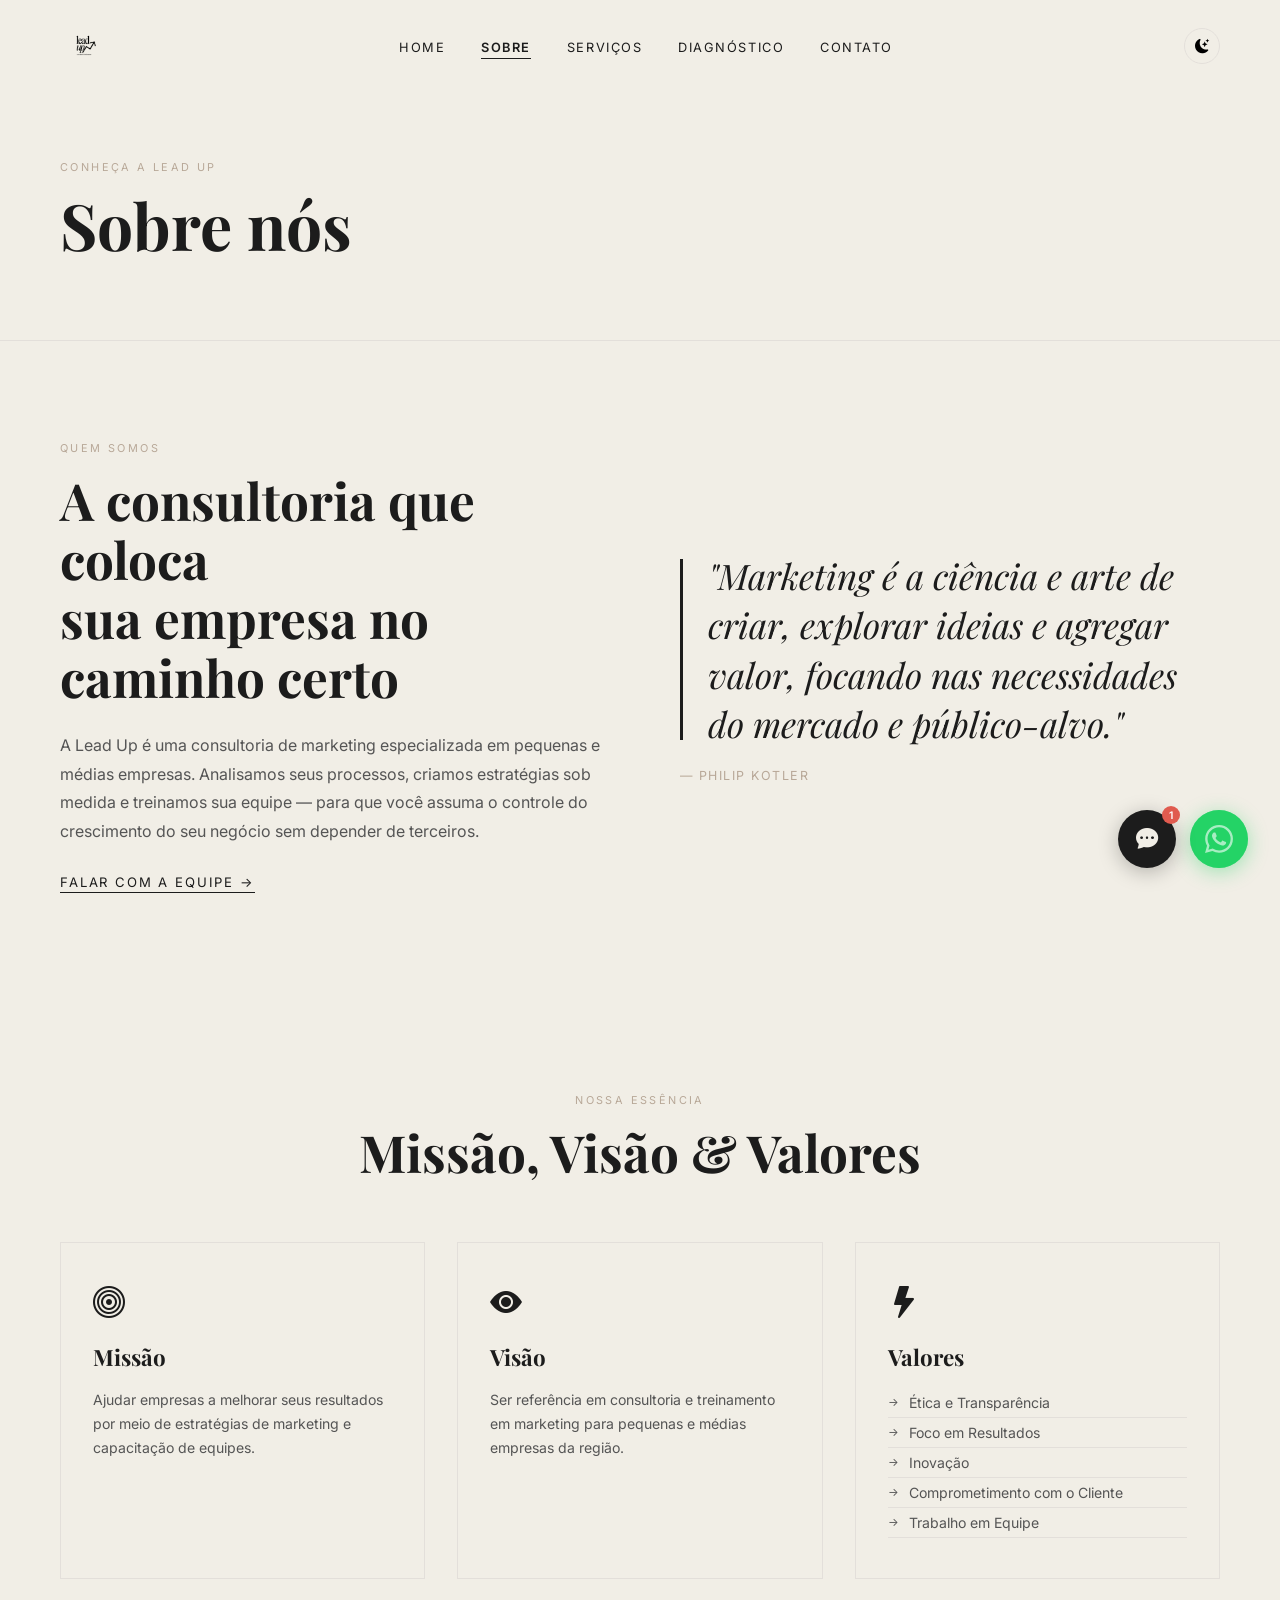
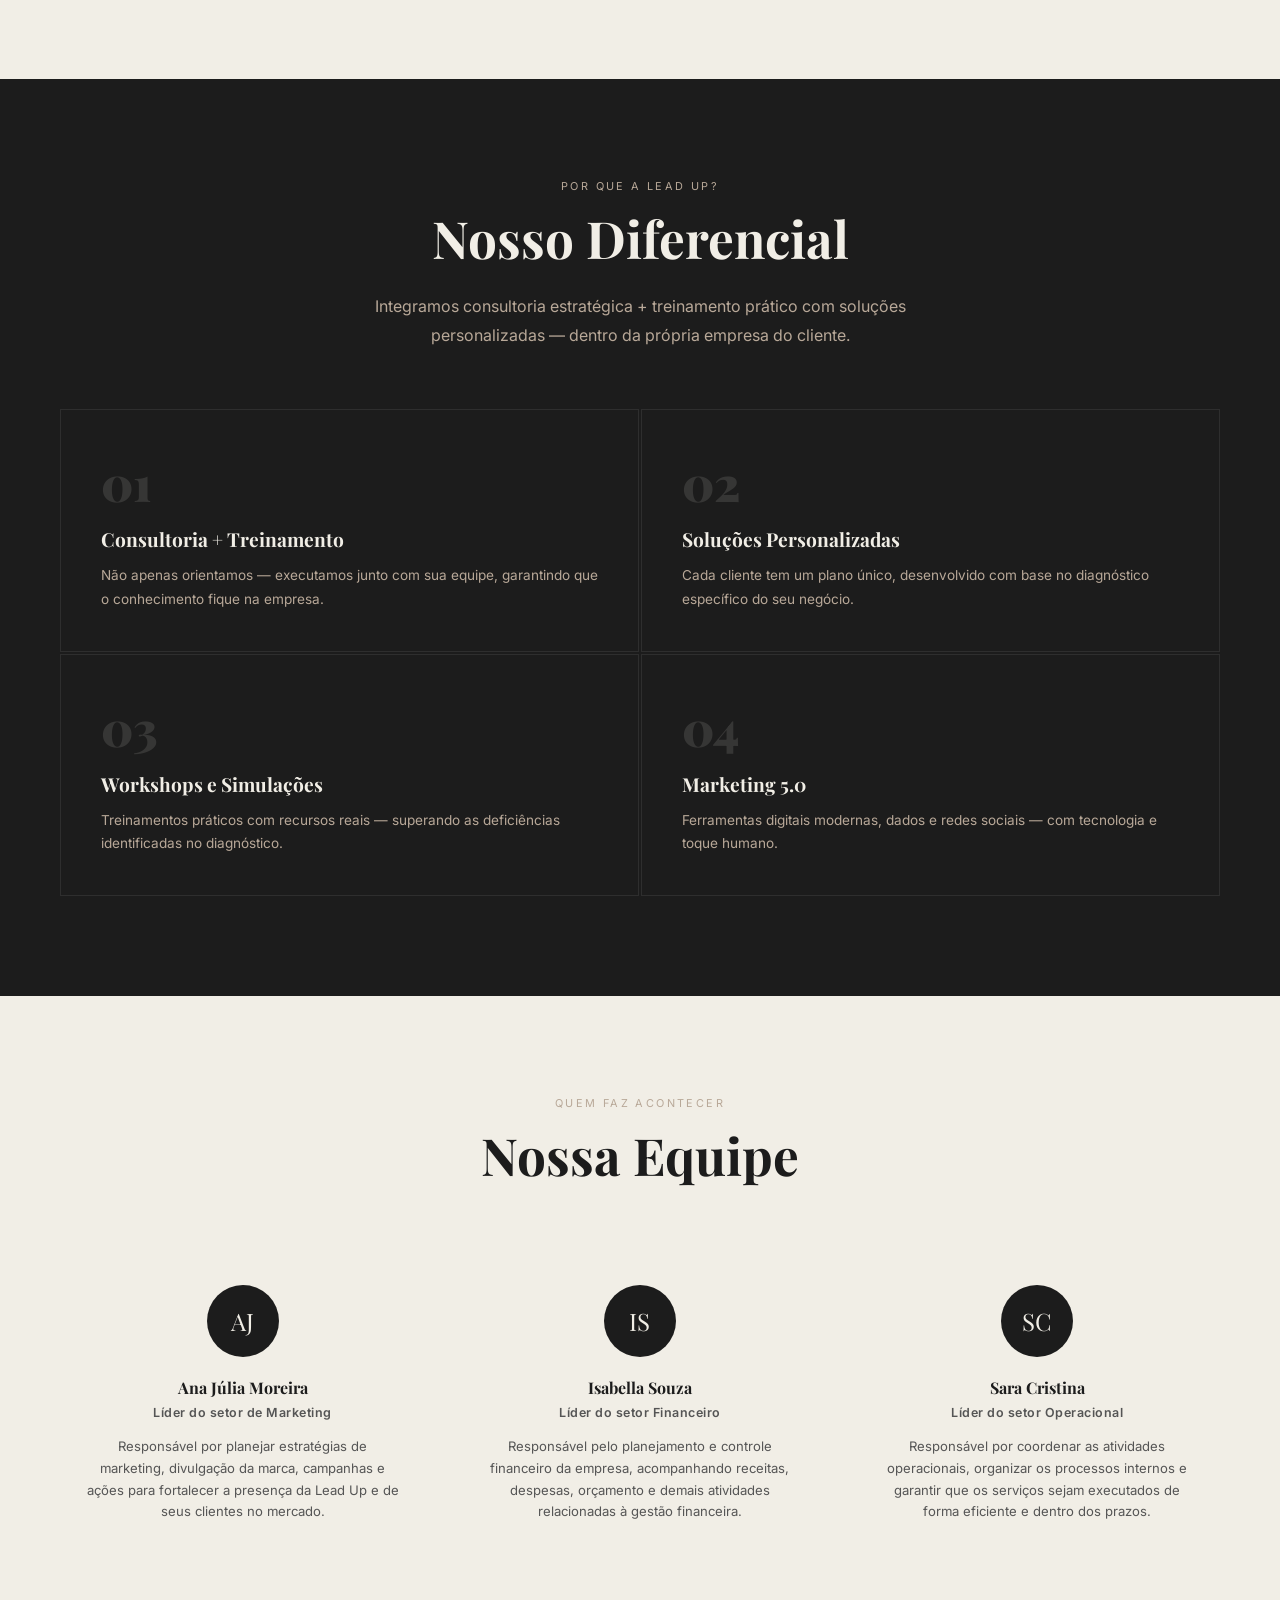
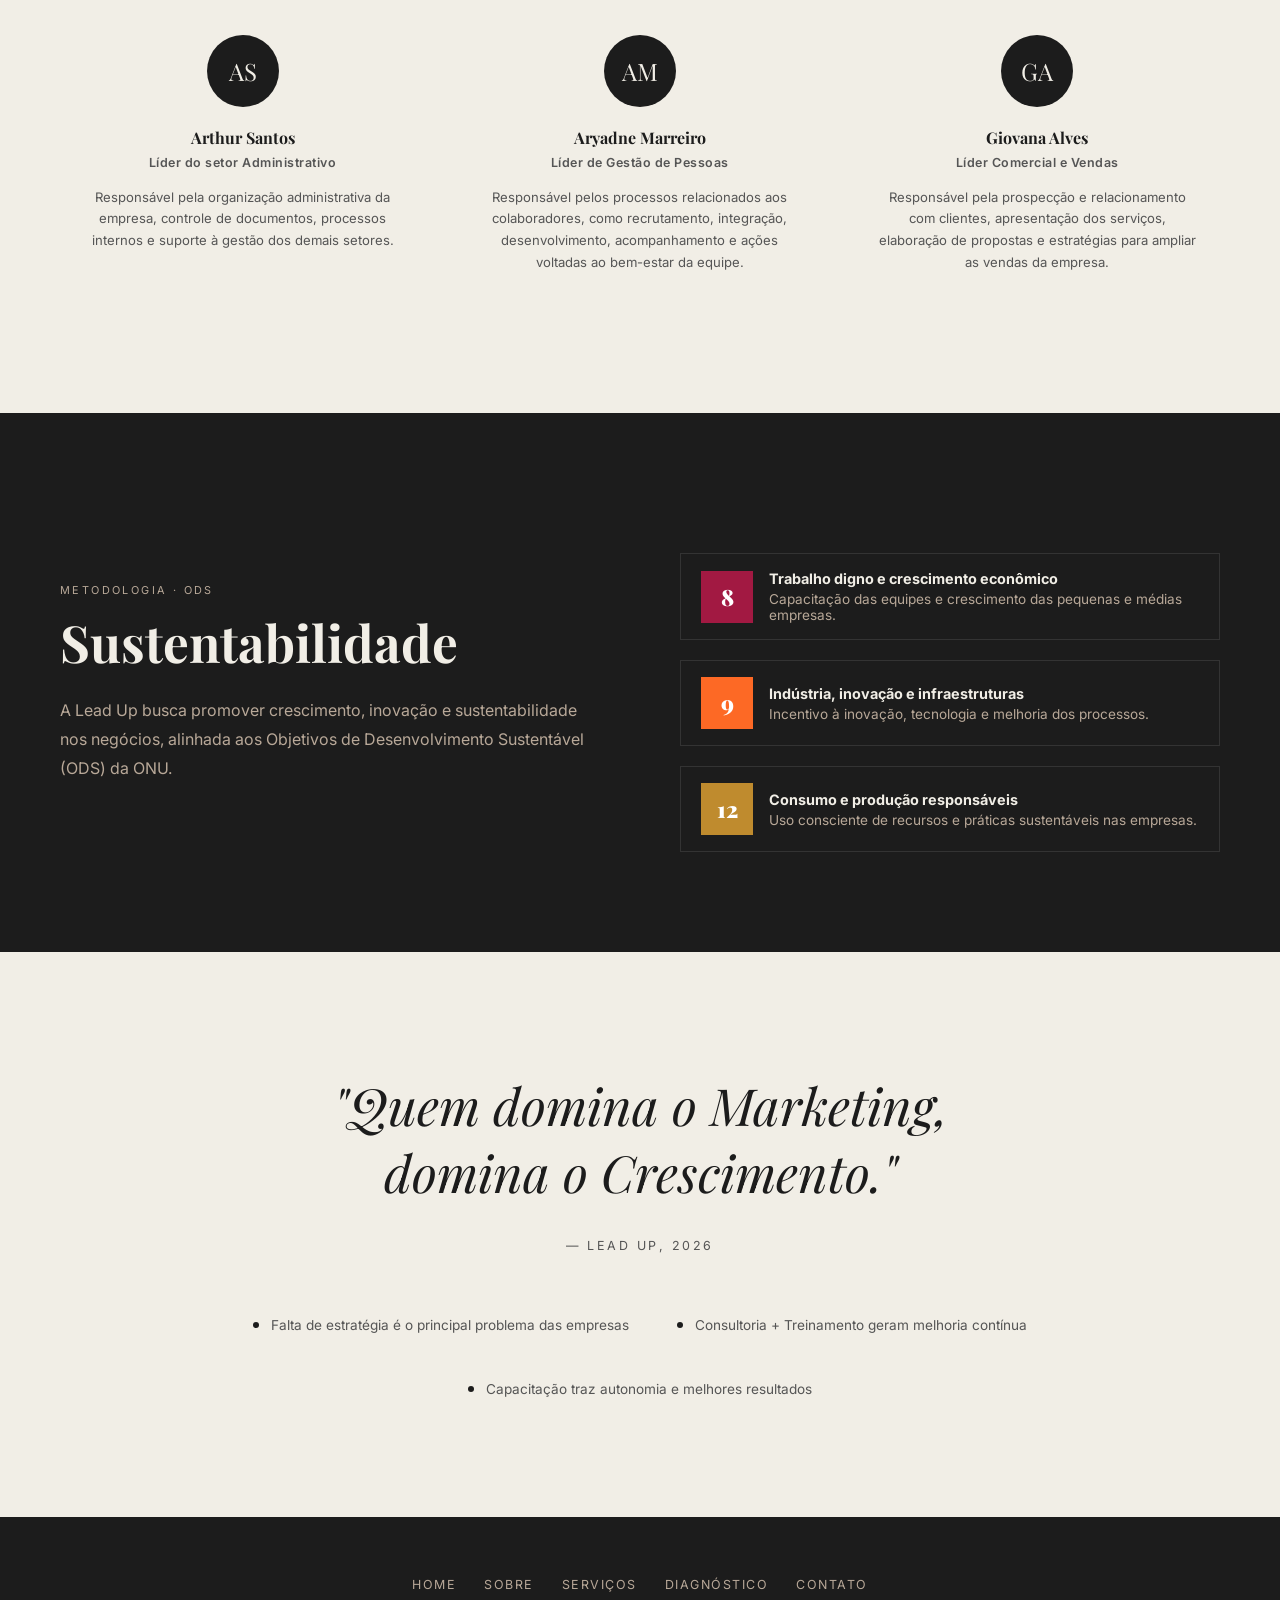
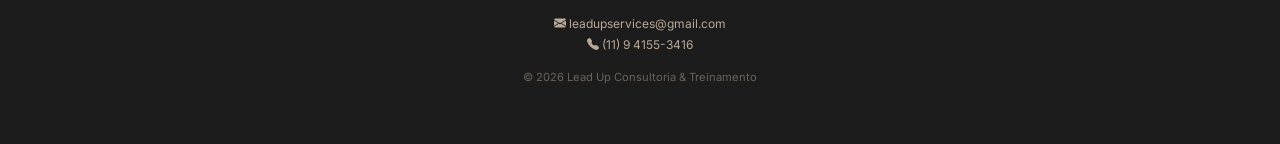
<file: sobre.html>
﻿<!DOCTYPE html>
<html lang="pt-BR">
<head>
  <meta charset="UTF-8" />
  <meta name="viewport" content="width=device-width, initial-scale=1.0" />
  <title>Sobre — Lead Up</title>
  <link rel="preconnect" href="https://fonts.googleapis.com" />
  <link href="https://fonts.googleapis.com/css2?family=Playfair+Display:ital,wght@0,400;0,700;0,900;1,400&family=Inter:wght@300;400;500;600&display=swap" rel="stylesheet" />
    <link rel="icon" type="image/png" sizes="32x32" href="assets/favicons/favicon-32.png" />
  <link rel="icon" type="image/png" sizes="16x16" href="assets/favicons/favicon-16.png" />
  <link rel="apple-touch-icon" sizes="180x180" href="assets/favicons/favicon-180.png" /><link rel="stylesheet" href="assets/css/styles.css" />
  <link rel="stylesheet" href="https://cdn.jsdelivr.net/npm/bootstrap-icons@1.11.3/font/bootstrap-icons.min.css" />
</head>
<body>

  <div id="loader"><img src="assets/img/logo-transparent.png" alt="Lead Up" class="loader-logo" /></div>
  <div id="readProgress"></div>

  <nav id="navbar">
    <div class="nav-logo"><a href="Home.html"><img src="assets/img/logo-transparent.png" alt="Lead Up" /></a></div>
    <ul class="nav-links">
      <li><a href="Home.html">Home</a></li>
      <li><a href="sobre.html">Sobre</a></li>
      <li><a href="servicos.html">Serviços</a></li>
      <li><a href="diagnostico.html">Diagnóstico</a></li>
      <li><a href="contato.html">Contato</a></li>
    </ul>
    <div class="nav-actions">
      <button id="themeToggle" class="theme-toggle" title="Modo escuro"><span class="theme-icon"><i class="bi bi-moon-stars-fill"></i></span></button>
      <button id="navHamburger" class="nav-hamburger" aria-label="Menu"><span></span><span></span><span></span></button>
    </div>
  </nav>

  <div id="navMobile" class="nav-mobile">
    <button id="navMobileClose" class="nav-mobile-close"><i class="bi bi-x-lg"></i></button>
    <ul>
      <li><a href="Home.html" class="mobile-link">Home</a></li>
      <li><a href="sobre.html" class="mobile-link">Sobre</a></li>
      <li><a href="servicos.html" class="mobile-link">Serviços</a></li>
      <li><a href="diagnostico.html" class="mobile-link">Diagnóstico</a></li>
      <li><a href="contato.html" class="mobile-link">Contato</a></li>
    </ul>
  </div>
  <div id="navOverlay" class="nav-overlay"></div>

  <!-- PAGE HEADER -->
  <div class="page-header">
    <div class="page-header-content reveal">
      <p class="section-label">Conheça a Lead Up</p>
      <h1 class="page-header-title">Sobre nós</h1>
    </div>
  </div>

  <!-- SOBRE -->
  <section id="sobre">
    <div class="reveal">
      <p class="section-label">Quem somos</p>
      <h2 class="section-title">A consultoria que coloca<br>sua empresa no caminho certo</h2>
      <p class="section-text">
        A Lead Up é uma consultoria de marketing especializada em pequenas e médias empresas.
        Analisamos seus processos, criamos estratégias sob medida e treinamos sua equipe —
        para que você assuma o controle do crescimento do seu negócio sem depender de terceiros.
      </p>
      <a href="contato.html" class="cta-inline" style="margin-top:28px; display:inline-block">Falar com a equipe →</a>
    </div>
    <div class="reveal" style="transition-delay:.2s">
      <blockquote class="sobre-quote">
        "Marketing é a ciência e arte de criar, explorar ideias e agregar valor, focando nas
        necessidades do mercado e público-alvo."
      </blockquote>
      <p style="margin-top:20px; font-size:.78rem; letter-spacing:.12em; text-transform:uppercase; color:var(--accent)">— Philip Kotler</p>
    </div>
  </section>

  <!-- MVV -->
  <section id="mvv">
    <div class="reveal" style="text-align:center">
      <p class="section-label">Nossa essência</p>
      <h2 class="section-title">Missão, Visão &amp; Valores</h2>
    </div>
    <div class="mvv-grid">
      <div class="mvv-card reveal" style="transition-delay:.1s">
        <div class="mvv-icon"><i class="bi bi-bullseye"></i></div>
        <h3>Missão</h3>
        <p>Ajudar empresas a melhorar seus resultados por meio de estratégias de marketing e capacitação de equipes.</p>
      </div>
      <div class="mvv-card reveal" style="transition-delay:.2s">
        <div class="mvv-icon"><i class="bi bi-eye-fill"></i></div>
        <h3>Visão</h3>
        <p>Ser referência em consultoria e treinamento em marketing para pequenas e médias empresas da região.</p>
      </div>
      <div class="mvv-card reveal" style="transition-delay:.3s">
        <div class="mvv-icon"><i class="bi bi-lightning-fill"></i></div>
        <h3>Valores</h3>
        <ul class="values-list">
          <li>Ética e Transparência</li>
          <li>Foco em Resultados</li>
          <li>Inovação</li>
          <li>Comprometimento com o Cliente</li>
          <li>Trabalho em Equipe</li>
        </ul>
      </div>
    </div>
  </section>

  <!-- DIFERENCIAL -->
  <section id="diferencial">
    <div class="reveal" style="text-align:center; max-width:700px; margin:0 auto">
      <p class="section-label">Por que a Lead Up?</p>
      <h2 class="section-title">Nosso Diferencial</h2>
      <p class="section-text" style="margin:0 auto">
        Integramos consultoria estratégica + treinamento prático com soluções personalizadas —
        dentro da própria empresa do cliente.
      </p>
    </div>
    <div class="dif-grid" style="margin-top:60px">
      <div class="dif-item reveal" style="transition-delay:.1s">
        <div class="dif-num">01</div>
        <h3>Consultoria + Treinamento</h3>
        <p>Não apenas orientamos — executamos junto com sua equipe, garantindo que o conhecimento fique na empresa.</p>
      </div>
      <div class="dif-item reveal" style="transition-delay:.2s">
        <div class="dif-num">02</div>
        <h3>Soluções Personalizadas</h3>
        <p>Cada cliente tem um plano único, desenvolvido com base no diagnóstico específico do seu negócio.</p>
      </div>
      <div class="dif-item reveal" style="transition-delay:.3s">
        <div class="dif-num">03</div>
        <h3>Workshops e Simulações</h3>
        <p>Treinamentos práticos com recursos reais — superando as deficiências identificadas no diagnóstico.</p>
      </div>
      <div class="dif-item reveal" style="transition-delay:.4s">
        <div class="dif-num">04</div>
        <h3>Marketing 5.0</h3>
        <p>Ferramentas digitais modernas, dados e redes sociais — com tecnologia e toque humano.</p>
      </div>
    </div>
  </section>

  <!-- EQUIPE -->
  <section id="equipe" style="background:var(--cream)">
    <div class="reveal" style="text-align:center">
      <p class="section-label">Quem faz acontecer</p>
      <h2 class="section-title">Nossa Equipe</h2>
    </div>
    <div class="equipe-grid">
      <div class="membro reveal" style="transition-delay:.1s">
        <div class="membro-avatar">AJ</div>
        <h3>Ana Júlia Moreira</h3>
        <p class="membro-role">Líder do setor de Marketing</p>
        <p class="membro-desc">Responsável por planejar estratégias de marketing, divulgação da marca, campanhas e ações para fortalecer a presença da Lead Up e de seus clientes no mercado.</p>
      </div>
      <div class="membro reveal" style="transition-delay:.15s">
        <div class="membro-avatar">IS</div>
        <h3>Isabella Souza</h3>
        <p class="membro-role">Líder do setor Financeiro</p>
        <p class="membro-desc">Responsável pelo planejamento e controle financeiro da empresa, acompanhando receitas, despesas, orçamento e demais atividades relacionadas à gestão financeira.</p>
      </div>
      <div class="membro reveal" style="transition-delay:.2s">
        <div class="membro-avatar">SC</div>
        <h3>Sara Cristina</h3>
        <p class="membro-role">Líder do setor Operacional</p>
        <p class="membro-desc">Responsável por coordenar as atividades operacionais, organizar os processos internos e garantir que os serviços sejam executados de forma eficiente e dentro dos prazos.</p>
      </div>
      <div class="membro reveal" style="transition-delay:.25s">
        <div class="membro-avatar">AS</div>
        <h3>Arthur Santos</h3>
        <p class="membro-role">Líder do setor Administrativo</p>
        <p class="membro-desc">Responsável pela organização administrativa da empresa, controle de documentos, processos internos e suporte à gestão dos demais setores.</p>
      </div>
      <div class="membro reveal" style="transition-delay:.3s">
        <div class="membro-avatar">AM</div>
        <h3>Aryadne Marreiro</h3>
        <p class="membro-role">Líder de Gestão de Pessoas</p>
        <p class="membro-desc">Responsável pelos processos relacionados aos colaboradores, como recrutamento, integração, desenvolvimento, acompanhamento e ações voltadas ao bem-estar da equipe.</p>
      </div>
      <div class="membro reveal" style="transition-delay:.35s">
        <div class="membro-avatar">GA</div>
        <h3>Giovana Alves</h3>
        <p class="membro-role">Líder Comercial e Vendas</p>
        <p class="membro-desc">Responsável pela prospecção e relacionamento com clientes, apresentação dos serviços, elaboração de propostas e estratégias para ampliar as vendas da empresa.</p>
      </div>
    </div>
  </section>

  <!-- SUSTENTABILIDADE -->
  <section id="sustentabilidade">
    <div class="reveal">
      <p class="section-label">Metodologia · ODS</p>
      <h2 class="section-title">Sustentabilidade</h2>
      <p class="section-text">
        A Lead Up busca promover crescimento, inovação e sustentabilidade nos negócios,
        alinhada aos Objetivos de Desenvolvimento Sustentável (ODS) da ONU.
      </p>
    </div>
    <div class="sus-items reveal" style="transition-delay:.2s">
      <div class="sus-item"><span class="ods-badge" style="background:#A21942">8</span><div><strong>Trabalho digno e crescimento econômico</strong><p>Capacitação das equipes e crescimento das pequenas e médias empresas.</p></div></div>
      <div class="sus-item"><span class="ods-badge" style="background:#FD6925">9</span><div><strong>Indústria, inovação e infraestruturas</strong><p>Incentivo à inovação, tecnologia e melhoria dos processos.</p></div></div>
      <div class="sus-item"><span class="ods-badge" style="background:#BF8B2E">12</span><div><strong>Consumo e produção responsáveis</strong><p>Uso consciente de recursos e práticas sustentáveis nas empresas.</p></div></div>
    </div>
  </section>

  <!-- CONCLUSÃO -->
  <section id="conclusao">
    <div class="reveal">
      <blockquote class="conclusao-quote">"Quem domina o Marketing,<br>domina o Crescimento."</blockquote>
      <p class="conclusao-source">— Lead Up, 2026</p>
      <div class="conclusao-bullets">
        <div class="conclusao-bullet">Falta de estratégia é o principal problema das empresas</div>
        <div class="conclusao-bullet">Consultoria + Treinamento geram melhoria contínua</div>
        <div class="conclusao-bullet">Capacitação traz autonomia e melhores resultados</div>
      </div>
    </div>
  </section>

  <footer>
    <div class="footer-links">
      <a href="Home.html">Home</a>
      <a href="sobre.html">Sobre</a>
      <a href="servicos.html">Serviços</a>
      <a href="diagnostico.html">Diagnóstico</a>
      <a href="contato.html">Contato</a>
    </div>
    <div class="footer-contact">
      <p><i class="bi bi-envelope-fill"></i> leadupservices@gmail.com</p>
      <p><i class="bi bi-telephone-fill"></i> (11) 9 4155-3416</p>
      <p style="margin-top:12px; opacity:.5; font-size:.7rem">© 2026 Lead Up Consultoria &amp; Treinamento</p>
    </div>
  </footer>

  <a class="whatsapp-btn" href="https://wa.me/5511941553416" target="_blank" title="WhatsApp">
    <svg viewBox="0 0 24 24" fill="currentColor" width="28" height="28"><path d="M17.472 14.382c-.297-.149-1.758-.867-2.03-.967-.273-.099-.471-.148-.67.15-.197.297-.767.966-.94 1.164-.173.199-.347.223-.644.075-.297-.15-1.255-.463-2.39-1.475-.883-.788-1.48-1.761-1.653-2.059-.173-.297-.018-.458.13-.606.134-.133.298-.347.446-.52.149-.174.198-.298.298-.497.099-.198.05-.371-.025-.52-.075-.149-.669-1.612-.916-2.207-.242-.579-.487-.5-.669-.51-.173-.008-.371-.01-.57-.01-.198 0-.52.074-.792.372-.272.297-1.04 1.016-1.04 2.479 0 1.462 1.065 2.875 1.213 3.074.149.198 2.096 3.2 5.077 4.487.709.306 1.262.489 1.694.625.712.227 1.36.195 1.871.118.571-.085 1.758-.719 2.006-1.413.248-.694.248-1.289.173-1.413-.074-.124-.272-.198-.57-.347m-5.421 7.403h-.004a9.87 9.87 0 01-5.031-1.378l-.361-.214-3.741.982.998-3.648-.235-.374a9.86 9.86 0 01-1.51-5.26c.001-5.45 4.436-9.884 9.888-9.884 2.64 0 5.122 1.03 6.988 2.898a9.825 9.825 0 012.893 6.994c-.003 5.45-4.437 9.884-9.885 9.884m8.413-18.297A11.815 11.815 0 0012.05 0C5.495 0 .16 5.335.157 11.892c0 2.096.547 4.142 1.588 5.945L.057 24l6.305-1.654a11.882 11.882 0 005.683 1.448h.005c6.554 0 11.89-5.335 11.893-11.893a11.821 11.821 0 00-3.48-8.413z"/></svg>
    <span class="whatsapp-pulse"></span>
  </a>

  <script src="assets/js/script.js"></script>
  <script src="assets/js/chatbot.js"></script>
</body>
</html>
</file>
<file: assets/css/styles.css>
/* dark mode placeholder — real block comes after :root */

/* ── RESET & BASE ── */
*, *::before, *::after { box-sizing: border-box; margin: 0; padding: 0; }

:root {
  --cream:   #F1EEE6;
  --cream2:  #E3DFDA;
  --black:   #1C1C1C;
  --gray:    #555555;
  --light:   #F1EEE6;
  --accent:  #B8A898;
}

html { scroll-behavior: smooth; }

/* ── DARK MODE — deve vir DEPOIS de :root para sobrescrever ── */
html[data-theme="dark"] {
  --cream:  #1A1714;
  --cream2: #2A2520;
  --black:  #EDE9E2;
  --gray:   #9A9490;
  --light:  #1A1714;
  --accent: #B0A090;
}
/* Elementos com fundo claro no modo escuro: mantém o tom escuro para contraste */
html[data-theme="dark"] .evo-leadup .evo-era,
html[data-theme="dark"] .chatbot-status { color: #6A5A4A; }
html[data-theme="dark"] #diferencial,
html[data-theme="dark"] #sustentabilidade,
html[data-theme="dark"] footer { background: #0C0A08; }
html[data-theme="dark"] #diferencial,
html[data-theme="dark"] #diferencial .section-title,
html[data-theme="dark"] #diferencial .dif-item h3 { color: #EDE9E2; }
html[data-theme="dark"] #diferencial .section-label,
html[data-theme="dark"] #diferencial .section-text,
html[data-theme="dark"] #diferencial .dif-item p { color: #9A9490; }
/* Faixas escuras: mantém fundo escuro e letras claras no modo escuro */
html[data-theme="dark"] .benefits-bar,
html[data-theme="dark"] .cta-strip { background: #0C0A08; }
html[data-theme="dark"] .benefits-bar,
html[data-theme="dark"] .cta-strip,
html[data-theme="dark"] #sustentabilidade,
html[data-theme="dark"] #sustentabilidade .section-title,
html[data-theme="dark"] .sus-item strong,
html[data-theme="dark"] footer,
html[data-theme="dark"] .footer-links a:hover { color: #EDE9E2; }
html[data-theme="dark"] #sustentabilidade .section-label,
html[data-theme="dark"] #sustentabilidade .section-text,
html[data-theme="dark"] .sus-item p,
html[data-theme="dark"] .footer-slogan,
html[data-theme="dark"] .footer-links a,
html[data-theme="dark"] .footer-contact,
html[data-theme="dark"] footer p { color: #B8A898; }
html[data-theme="dark"] .cta-strip .hero-cta-primary { border-color: #EDE9E2; background: #EDE9E2; color: #1C1C1C !important; }
html[data-theme="dark"] .cta-strip .hero-cta-primary:hover { background: transparent; color: #EDE9E2 !important; }
html[data-theme="dark"] .loader-logo { filter: invert(1); }
html[data-theme="dark"] footer img { filter: invert(1); opacity: .7; }
html[data-theme="dark"] .whatsapp-btn { box-shadow: 0 4px 20px rgba(37,211,102,.25); }
html[data-theme="dark"] .membro-avatar { background: var(--cream2); color: var(--black); }
html[data-theme="dark"] nav.scrolled {
  background: rgba(20, 17, 14, 0.95);
  box-shadow: 0 1px 20px rgba(0,0,0,.4);
}
/* Logo: inverte para branco no modo escuro e no footer (fundo escuro) */
html[data-theme="dark"] .nav-logo img,
html[data-theme="dark"] .hero-logo,
html[data-theme="dark"] .loader-logo,
html[data-theme="dark"] .nav-mobile img { filter: invert(1); }

body {
  font-family: 'Inter', sans-serif;
  background: var(--light);
  color: var(--black);
  overflow-x: hidden;
}

/* ── LOADING SCREEN ── */
#loader {
  position: fixed;
  inset: 0;
  background: var(--cream);
  z-index: 9999;
  display: flex;
  align-items: center;
  justify-content: center;
  transition: opacity .7s ease, visibility .7s ease;
}
#loader.hidden { opacity: 0; visibility: hidden; pointer-events: none; }
.loader-logo {
  width: 200px;
  animation: loaderPop .9s ease both;
}
@keyframes loaderPop {
  0%   { opacity: 0; transform: scale(.85); }
  60%  { opacity: 1; transform: scale(1.04); }
  100% { opacity: 1; transform: scale(1); }
}

/* ── PROGRESS BAR ── */
#readProgress {
  position: fixed;
  top: 0; left: 0;
  height: 2px;
  width: 0%;
  background: var(--black);
  z-index: 300;
  transition: width .1s linear;
}

/* ── NAVBAR ── */
nav {
  position: fixed;
  top: 0; left: 0; right: 0;
  z-index: 100;
  padding: 20px 60px;
  display: flex;
  align-items: center;
  justify-content: space-between;
  transition: all .4s ease;
}
nav.scrolled {
  background: rgba(240,237,230,.95);
  backdrop-filter: blur(12px);
  padding: 14px 60px;
  box-shadow: 0 1px 20px rgba(0,0,0,.08);
}
.nav-logo img { height: 48px; }
.nav-links { display: flex; gap: 36px; list-style: none; }
.nav-links a {
  text-decoration: none;
  font-size: .8rem;
  letter-spacing: .12em;
  text-transform: uppercase;
  color: var(--black);
  position: relative;
  padding-bottom: 4px;
}
.nav-links a::after {
  content: '';
  position: absolute;
  bottom: 0; left: 0;
  width: 0; height: 1px;
  background: var(--black);
  transition: width .3s ease;
}
.nav-links a:hover::after { width: 100%; }

/* ── THEME TOGGLE + HAMBURGER ── */
.nav-actions { display: flex; align-items: center; gap: 12px; }
.theme-toggle {
  background: none;
  border: 1.5px solid var(--cream2);
  width: 36px; height: 36px;
  border-radius: 50%;
  cursor: pointer;
  font-size: .9rem;
  display: flex; align-items: center; justify-content: center;
  transition: border-color .3s, background .3s;
}
.theme-toggle:hover { background: var(--cream2); }
.nav-hamburger {
  display: none;
  flex-direction: column;
  justify-content: space-between;
  width: 26px; height: 18px;
  background: none;
  border: none;
  cursor: pointer;
  padding: 0;
}
.nav-hamburger span {
  display: block;
  height: 1.5px;
  background: var(--black);
  transition: all .3s ease;
}

/* ── MOBILE MENU ── */
.nav-mobile {
  position: fixed;
  top: 0; right: 0;
  width: min(320px, 85vw);
  height: 100vh;
  background: var(--light);
  z-index: 500;
  padding: 64px 40px 40px;
  transform: translateX(100%);
  transition: transform .4s cubic-bezier(.16,1,.3,1);
  display: flex;
  flex-direction: column;
}
.nav-mobile.open { transform: translateX(0); }
.nav-mobile ul { list-style: none; display: flex; flex-direction: column; gap: 8px; margin-top: 16px; }
.nav-mobile ul li a {
  display: block;
  text-decoration: none;
  font-family: 'Playfair Display', serif;
  font-size: 1.5rem;
  color: var(--black);
  padding: 10px 0;
  border-bottom: 1px solid var(--cream2);
  transition: color .2s;
}
.nav-mobile ul li a:hover { color: var(--accent); }
.nav-mobile-close {
  position: absolute;
  top: 20px; right: 20px;
  background: none;
  border: none;
  font-size: 1.3rem;
  cursor: pointer;
  color: var(--gray);
}
.nav-overlay {
  position: fixed;
  inset: 0;
  background: rgba(0,0,0,.4);
  z-index: 499;
  opacity: 0;
  visibility: hidden;
  transition: opacity .4s, visibility .4s;
}
.nav-overlay.open { opacity: 1; visibility: visible; }

/* ── HERO ── */
#hero {
  height: 100vh;
  background: var(--cream);
  display: flex;
  flex-direction: column;
  align-items: center;
  justify-content: center;
  text-align: center;
  position: relative;
  overflow: hidden;
}
.hero-bg-text {
  position: absolute;
  font-family: 'Playfair Display', serif;
  font-size: clamp(80px, 18vw, 220px);
  font-weight: 900;
  color: rgba(0,0,0,.04);
  user-select: none;
  letter-spacing: -.02em;
  white-space: nowrap;
}
.hero-content { position: relative; z-index: 2; }
.hero-logo {
  width: clamp(160px, 22vw, 280px);
  margin-bottom: 40px;
  animation: fadeDown .9s ease both;
}
.hero-tagline {
  font-family: 'Playfair Display', serif;
  font-size: clamp(1.1rem, 2.8vw, 2rem);
  font-style: italic;
  color: var(--black);
  max-width: 640px;
  line-height: 1.5;
  animation: fadeUp 1s .3s ease both;
}
.hero-sub {
  margin-top: 16px;
  font-size: .85rem;
  letter-spacing: .16em;
  text-transform: uppercase;
  color: var(--gray);
  animation: fadeUp 1s .5s ease both;
}
.hero-cta {
  margin-top: 48px;
  display: inline-block;
  padding: 14px 40px;
  border: 1.5px solid var(--black);
  text-decoration: none;
  font-size: .78rem;
  letter-spacing: .18em;
  text-transform: uppercase;
  color: var(--black);
  transition: all .3s;
  animation: fadeUp 1s .7s ease both;
}
.hero-cta:hover { background: var(--black); color: var(--cream); }

.scroll-indicator {
  position: absolute;
  bottom: 36px;
  display: flex;
  flex-direction: column;
  align-items: center;
  gap: 8px;
  animation: pulse 2s infinite;
}
.scroll-indicator span {
  font-size: .65rem;
  letter-spacing: .2em;
  text-transform: uppercase;
  color: var(--gray);
}
.scroll-line {
  width: 1px;
  height: 40px;
  background: linear-gradient(to bottom, var(--black), transparent);
}

/* ── SECTIONS COMMON ── */
section { padding: 100px 60px; }
.section-label {
  font-size: .68rem;
  letter-spacing: .22em;
  text-transform: uppercase;
  color: var(--accent);
  margin-bottom: 16px;
}
.section-title {
  font-family: 'Playfair Display', serif;
  font-size: clamp(2rem, 4vw, 3.2rem);
  line-height: 1.15;
  margin-bottom: 24px;
}
.section-text {
  font-size: 1rem;
  color: var(--gray);
  line-height: 1.8;
  max-width: 620px;
}
.reveal {
  opacity: 0;
  transform: translateY(36px);
  transition: opacity .7s ease, transform .7s ease;
}
.reveal.visible { opacity: 1; transform: none; }

/* ── PAGE HEADER (páginas internas) ── */
.page-header {
  background: var(--cream);
  padding: 160px 60px 80px;
  border-bottom: 1px solid var(--cream2);
}
.page-header-content { max-width: 700px; }
.page-header-title {
  font-family: 'Playfair Display', serif;
  font-size: clamp(2.4rem, 5vw, 4rem);
  line-height: 1.1;
  margin-top: 12px;
}

/* ── NAV ACTIVE LINK ── */
.nav-links a.nav-active::after { width: 100%; }
.nav-links a.nav-active { font-weight: 600; }

/* ── HERO CTAs ── */
.hero-ctas { display: flex; gap: 16px; justify-content: center; flex-wrap: wrap; margin-top: 48px; animation: fadeUp 1s .7s ease both; }
.hero-cta-primary {
  background: var(--black);
  color: var(--cream) !important;
  border-color: var(--black);
}
.hero-cta-primary:hover { opacity: .85; background: var(--black); }
.hero-cta-secondary { background: transparent; }

/* ── BENEFITS BAR ── */
.benefits-bar {
  background: var(--black);
  color: var(--cream);
  display: flex;
  align-items: center;
  justify-content: center;
  flex-wrap: wrap;
  gap: 0;
  padding: 20px 60px;
}
.benefit-item {
  display: flex;
  align-items: center;
  gap: 10px;
  padding: 8px 32px;
  font-size: .82rem;
  letter-spacing: .04em;
}
.benefit-icon { font-size: 1rem; }
.benefit-sep { width: 1px; height: 24px; background: rgba(255,255,255,.15); }

/* ── PARA QUEM É ── */
#para-quem { background: var(--cream); }
.pq-grid {
  display: grid;
  grid-template-columns: repeat(3, 1fr);
  gap: 20px;
  margin-top: 48px;
}
.pq-card {
  background: var(--light);
  border: 1px solid var(--cream2);
  padding: 28px 24px;
  display: flex;
  align-items: flex-start;
  gap: 16px;
  transition: transform .3s, box-shadow .3s;
}
.pq-card:hover { transform: translateY(-4px); box-shadow: 0 12px 28px rgba(0,0,0,.07); }
.pq-icon { font-size: 1.6rem; flex-shrink: 0; }
.pq-card p { font-size: .88rem; color: var(--gray); line-height: 1.6; }
.pq-card strong { color: var(--black); }

/* ── CTA STRIP ── */
.cta-strip {
  background: var(--black);
  color: var(--cream);
  padding: 48px 60px;
  display: flex;
  align-items: center;
  justify-content: space-between;
  gap: 32px;
  flex-wrap: wrap;
}
.cta-strip p {
  font-family: 'Playfair Display', serif;
  font-size: clamp(1.1rem, 2.5vw, 1.6rem);
  font-style: italic;
  max-width: 500px;
}
.cta-strip .hero-cta-primary { border-color: var(--cream); background: var(--cream); color: var(--black) !important; white-space: nowrap; }
.cta-strip .hero-cta-primary:hover { background: transparent; color: var(--cream) !important; }

/* ── CTA INLINE ── */
.cta-inline {
  display: inline-block;
  margin-top: 28px;
  font-size: .82rem;
  letter-spacing: .14em;
  text-transform: uppercase;
  text-decoration: none;
  color: var(--black);
  border-bottom: 1px solid var(--black);
  padding-bottom: 2px;
  transition: opacity .2s;
}
.cta-inline:hover { opacity: .6; }

/* ── DEPOIMENTOS ── */
#depoimentos { background: var(--light); }
.dep-grid {
  display: grid;
  grid-template-columns: repeat(3, 1fr);
  gap: 28px;
  margin-top: 56px;
}
.dep-card {
  background: var(--cream);
  border: 1px solid var(--cream2);
  padding: 36px 28px;
  display: flex;
  flex-direction: column;
  gap: 16px;
  transition: transform .3s, box-shadow .3s;
}
.dep-card:hover { transform: translateY(-4px); box-shadow: 0 16px 40px rgba(0,0,0,.07); }
.dep-stars { color: #C8A96E; font-size: 1rem; letter-spacing: 2px; }
.dep-text {
  font-family: 'Playfair Display', serif;
  font-style: italic;
  font-size: .95rem;
  line-height: 1.7;
  color: var(--black);
  flex: 1;
}
.dep-author { display: flex; align-items: center; gap: 12px; margin-top: 8px; }
.dep-avatar {
  width: 44px; height: 44px;
  border-radius: 50%;
  background: var(--black);
  color: var(--cream);
  display: flex; align-items: center; justify-content: center;
  font-family: 'Playfair Display', serif;
  font-size: .85rem;
  flex-shrink: 0;
}
.dep-author strong { display: block; font-size: .88rem; }
.dep-author span { font-size: .75rem; color: var(--accent); }
.dep-disclaimer {
  max-width: 640px;
  margin: 40px auto 0;
  text-align: center;
  font-size: .72rem;
  font-style: italic;
  line-height: 1.6;
  color: var(--gray);
  opacity: .8;
}

/* ── CONTATO GARANTIA ── */
.contato-garantia {
  font-size: .78rem;
  color: var(--accent);
  letter-spacing: .06em;
  margin-bottom: 48px;
}

/* ── FOOTER ── */
footer {
  background: var(--black);
  color: var(--cream);
  padding: 60px;
  display: grid;
  grid-template-columns: 1fr auto 1fr;
  align-items: center;
  gap: 40px;
}
footer img { height: 40px; filter: invert(1); opacity: .8; }
.footer-brand { display: flex; flex-direction: column; gap: 12px; }
.footer-slogan { font-family: 'Playfair Display', serif; font-style: italic; font-size: .85rem; color: var(--accent); max-width: 180px; line-height: 1.5; }
.footer-links { display: flex; flex-wrap: wrap; justify-content: center; gap: 10px 28px; }
.footer-links a { text-decoration: none; font-size: .78rem; letter-spacing: .12em; text-transform: uppercase; color: var(--accent); transition: color .2s; }
.footer-links a:hover { color: var(--cream); }
.footer-contact { text-align: center; align-items: center; font-size: .82rem; color: var(--accent); display: flex; flex-direction: column; gap: 6px; }

/* ── MARKETING EVOLUTION TIMELINE ── */
#marketing-evo { background: var(--cream); overflow: hidden; }
.evo-timeline {
  display: flex;
  gap: 0;
  overflow-x: auto;
  padding-bottom: 20px;
  scroll-snap-type: x mandatory;
  -webkit-overflow-scrolling: touch;
  cursor: grab;
}
.evo-timeline:active { cursor: grabbing; }
.evo-timeline::-webkit-scrollbar { height: 3px; }
.evo-timeline::-webkit-scrollbar-track { background: var(--cream2); }
.evo-timeline::-webkit-scrollbar-thumb { background: var(--black); }
.evo-item {
  flex: 0 0 clamp(220px, 28vw, 300px);
  scroll-snap-align: start;
  display: flex;
  flex-direction: column;
  align-items: center;
  padding: 0 16px;
  position: relative;
}
.evo-item::before {
  content: '';
  position: absolute;
  top: 10px;
  left: 50%; right: -50%;
  height: 1px;
  background: var(--cream2);
  z-index: 0;
}
.evo-item:last-child::before { display: none; }
.evo-dot {
  width: 20px; height: 20px;
  border-radius: 50%;
  border: 2px solid var(--cream2);
  background: var(--cream);
  margin-bottom: 24px;
  position: relative;
  z-index: 1;
  transition: all .3s;
}
.evo-leadup .evo-dot {
  background: var(--black);
  border-color: var(--black);
  width: 26px; height: 26px;
}
.evo-card {
  background: var(--light);
  border: 1px solid var(--cream2);
  padding: 24px 20px;
  width: 100%;
  transition: transform .3s, box-shadow .3s;
  cursor: pointer;
}
.evo-item:hover .evo-dot { background: var(--black); border-color: var(--black); }
.evo-item:hover .evo-card { transform: translateY(-4px); box-shadow: 0 12px 32px rgba(0,0,0,.08); }
.evo-version {
  font-family: 'Playfair Display', serif;
  font-size: 2rem;
  font-weight: 900;
  opacity: .15;
  display: block;
  margin-bottom: 8px;
}
.evo-leadup .evo-version { opacity: .8; }
.evo-title {
  font-family: 'Playfair Display', serif;
  font-size: 1rem;
  margin-bottom: 4px;
}
.evo-era { font-size: .7rem; letter-spacing: .12em; text-transform: uppercase; color: var(--accent); margin-bottom: 12px; }
.evo-desc { font-size: .8rem; color: var(--gray); line-height: 1.6; }
.evo-leadup .evo-card { border-color: var(--black); background: var(--black); }
.evo-leadup .evo-title,
.evo-leadup .evo-desc { color: var(--cream); }
.evo-leadup .evo-era { color: var(--accent); }

/* ── SOBRE ── */
#sobre {
  background: var(--light);
  display: grid;
  grid-template-columns: 1fr 1fr;
  gap: 80px;
  align-items: center;
}
.sobre-quote {
  font-family: 'Playfair Display', serif;
  font-size: clamp(1.4rem, 3vw, 2.2rem);
  font-style: italic;
  line-height: 1.4;
  position: relative;
  padding-left: 28px;
}
.sobre-quote::before {
  content: '';
  position: absolute;
  left: 0; top: 8px;
  width: 3px; height: calc(100% - 16px);
  background: var(--black);
}

/* ── PROCESSO ── */
#processo { background: var(--cream); }
.processo-steps {
  display: flex;
  gap: 0;
  margin-top: 60px;
  position: relative;
}
.processo-steps::before {
  content: '';
  position: absolute;
  top: 28px; left: 28px; right: 28px;
  height: 1px;
  background: var(--black);
}
.step {
  flex: 1;
  display: flex;
  flex-direction: column;
  align-items: center;
  text-align: center;
  padding: 0 16px;
}
.step-num {
  width: 56px; height: 56px;
  border-radius: 50%;
  background: var(--black);
  color: var(--cream);
  display: flex; align-items: center; justify-content: center;
  font-family: 'Playfair Display', serif;
  font-size: 1.1rem;
  margin-bottom: 20px;
  position: relative;
  z-index: 2;
  transition: transform .3s;
}
.step:hover .step-num { transform: scale(1.15); }
.step-title {
  font-family: 'Playfair Display', serif;
  font-size: 1rem;
  margin-bottom: 8px;
}
.step-desc { font-size: .82rem; color: var(--gray); line-height: 1.6; }

/* ── MVV ── */
#mvv { background: var(--light); }
.mvv-grid {
  display: grid;
  grid-template-columns: repeat(3, 1fr);
  gap: 32px;
  margin-top: 60px;
}
.mvv-card {
  padding: 40px 32px;
  border: 1px solid var(--cream2);
  background: var(--cream);
  position: relative;
  overflow: hidden;
  transition: transform .3s, box-shadow .3s;
}
.mvv-card::before {
  content: '';
  position: absolute;
  bottom: 0; left: 0;
  width: 100%; height: 3px;
  background: var(--black);
  transform: scaleX(0);
  transform-origin: left;
  transition: transform .4s ease;
}
.mvv-card:hover { transform: translateY(-6px); box-shadow: 0 20px 50px rgba(0,0,0,.08); }
.mvv-card:hover::before { transform: scaleX(1); }
.mvv-icon { font-size: 2rem; margin-bottom: 20px; }
.mvv-card h3 {
  font-family: 'Playfair Display', serif;
  font-size: 1.4rem;
  margin-bottom: 16px;
}
.mvv-card p { font-size: .88rem; color: var(--gray); line-height: 1.7; }
.values-list { list-style: none; }
.values-list li {
  font-size: .88rem;
  color: var(--gray);
  padding: 6px 0;
  border-bottom: 1px solid var(--cream2);
  display: flex;
  align-items: center;
  gap: 10px;
}
.values-list li::before { content: '→'; font-size: .7rem; }

/* ── DIFERENCIAL ── */
#diferencial { background: var(--black); color: var(--cream); }
#diferencial .section-label { color: var(--accent); }
#diferencial .section-title { color: var(--cream); }
#diferencial .section-text { color: var(--accent); }
.dif-grid {
  display: grid;
  grid-template-columns: repeat(2, 1fr);
  gap: 2px;
  margin-top: 60px;
}
.dif-item {
  padding: 40px;
  border: 1px solid rgba(255,255,255,.08);
  transition: background .3s;
}
.dif-item:hover { background: rgba(255,255,255,.04); }
.dif-item h3 {
  font-family: 'Playfair Display', serif;
  font-size: 1.2rem;
  margin-bottom: 12px;
  color: var(--cream);
}
.dif-item p { font-size: .85rem; color: var(--accent); line-height: 1.7; }
.dif-num {
  font-family: 'Playfair Display', serif;
  font-size: 3rem;
  font-weight: 900;
  opacity: .12;
  margin-bottom: 12px;
}

/* ── SERVIÇOS ── */
#servicos { background: var(--cream); }
.servico-card {
  max-width: 800px;
  margin: 60px auto 0;
  border: 1px solid var(--black);
  padding: 60px;
}
.servico-price {
  font-family: 'Playfair Display', serif;
  font-size: clamp(2.5rem, 5vw, 4rem);
  margin-bottom: 8px;
}
.servico-desc {
  font-size: .88rem;
  color: var(--gray);
  margin-bottom: 40px;
}
.servico-itens {
  display: grid;
  grid-template-columns: repeat(2, 1fr);
  gap: 16px;
}
.servico-item {
  display: flex;
  align-items: flex-start;
  gap: 12px;
  padding: 16px;
  background: var(--light);
}
.servico-item-num {
  font-family: 'Playfair Display', serif;
  font-size: 1.5rem;
  font-weight: 700;
  min-width: 32px;
  color: var(--accent);
}
.servico-item-text h4 { font-size: .88rem; margin-bottom: 4px; }
.servico-item-text p { font-size: .78rem; color: var(--gray); }

/* ── PACOTES ── */
.pacotes-intro { margin: 0 auto; }
.pacotes-group-label { text-align: center; margin: 56px 0 32px; }
.pacotes-grid {
  display: grid;
  grid-template-columns: repeat(4, 1fr);
  gap: 24px;
}
.pacotes-grid-3 { grid-template-columns: repeat(3, 1fr); }
.pacote-card {
  position: relative;
  display: flex;
  flex-direction: column;
  border: 1px solid var(--cream2);
  background: var(--light);
  padding: 32px 28px;
  transition: transform .3s, box-shadow .3s;
}
.pacote-card:hover { transform: translateY(-6px); box-shadow: 0 16px 40px rgba(0,0,0,.08); }
.pacote-card.featured { border: 2px solid var(--black); }
.pacote-badge {
  position: absolute;
  top: -13px; right: 24px;
  background: var(--black);
  color: var(--cream);
  font-size: .65rem;
  letter-spacing: .14em;
  text-transform: uppercase;
  padding: 6px 14px;
}
.pacote-tag { font-size: .68rem; letter-spacing: .18em; text-transform: uppercase; color: var(--accent); margin-bottom: 12px; }
.pacote-name { font-family: 'Playfair Display', serif; font-size: 1.15rem; line-height: 1.3; margin-bottom: 16px; min-height: 2.6em; }
.pacote-price { font-family: 'Playfair Display', serif; font-size: clamp(1.8rem, 3vw, 2.4rem); margin-bottom: 16px; }
.pacote-period { font-size: .72rem; color: var(--gray); margin-bottom: 16px; }
.pacote-desc { font-size: .82rem; color: var(--gray); line-height: 1.6; margin-bottom: 24px; }
.pacote-checklist { list-style: none; display: flex; flex-direction: column; gap: 10px; margin-bottom: 28px; flex-grow: 1; }
.pacote-checklist li { display: flex; align-items: center; gap: 10px; font-size: .78rem; }
.pacote-checklist li.on { color: var(--black); }
.pacote-checklist li.off { color: var(--gray); opacity: .45; }
.pacote-cta {
  display: block;
  text-align: center;
  padding: 12px 0;
  border: 1.5px solid var(--black);
  font-size: .72rem;
  letter-spacing: .16em;
  text-transform: uppercase;
  color: var(--black);
  text-decoration: none;
  transition: all .3s;
}
.pacote-cta:hover { background: var(--black); color: var(--cream); }
.pacote-card.featured .pacote-cta { background: var(--black); color: var(--cream); }
.pacote-card.featured .pacote-cta:hover { opacity: .85; }

/* ── COMO FUNCIONA ── */
.funciona-grid {
  display: grid;
  grid-template-columns: repeat(3, 1fr);
  gap: 28px;
  margin-top: 56px;
}
.funciona-card {
  background: var(--cream);
  border: 1px solid var(--cream2);
  padding: 36px 28px;
  display: flex;
  flex-direction: column;
  gap: 16px;
}
.funciona-perfil { font-size: .68rem; letter-spacing: .18em; text-transform: uppercase; color: var(--accent); }
.funciona-pacote { font-family: 'Playfair Display', serif; font-size: 1.1rem; }
.funciona-steps { list-style: none; display: flex; flex-direction: column; gap: 10px; }
.funciona-steps li { font-size: .82rem; color: var(--gray); line-height: 1.6; }
.funciona-steps li b { color: var(--black); display: block; }
.funciona-resultado { font-size: .82rem; font-style: italic; padding-top: 12px; border-top: 1px solid var(--cream2); }

/* ── CRONOGRAMA ── */
.crono-timeline {
  display: flex;
  gap: 0;
  overflow-x: auto;
  padding-bottom: 20px;
  margin-top: 56px;
  scroll-snap-type: x mandatory;
  -webkit-overflow-scrolling: touch;
}
.crono-timeline::-webkit-scrollbar { height: 3px; }
.crono-timeline::-webkit-scrollbar-track { background: var(--cream2); }
.crono-timeline::-webkit-scrollbar-thumb { background: var(--black); }
.crono-item {
  flex: 0 0 clamp(220px, 22vw, 280px);
  scroll-snap-align: start;
  display: flex;
  flex-direction: column;
  align-items: center;
  padding: 0 16px;
  position: relative;
}
.crono-item::before {
  content: '';
  position: absolute;
  top: 10px; left: 50%; right: -50%;
  height: 1px;
  background: var(--cream2);
  z-index: 0;
}
.crono-item:last-child::before { display: none; }
.crono-dot {
  width: 20px; height: 20px;
  border-radius: 50%;
  border: 2px solid var(--cream2);
  background: var(--light);
  margin-bottom: 24px;
  position: relative;
  z-index: 1;
}
.crono-card {
  background: var(--light);
  border: 1px solid var(--cream2);
  padding: 24px 20px;
  width: 100%;
}
.crono-period { font-family: 'Playfair Display', serif; font-size: 1.2rem; font-weight: 700; display: block; margin-bottom: 8px; }
.crono-title { font-family: 'Playfair Display', serif; font-size: 1rem; margin-bottom: 8px; }
.crono-desc { font-size: .8rem; color: var(--gray); line-height: 1.6; }
.crono-note { text-align: center; margin-top: 32px; font-size: .85rem; color: var(--gray); }

/* ── EQUIPE ── */
#equipe { background: var(--cream); }
.equipe-grid {
  display: grid;
  grid-template-columns: repeat(3, 1fr);
  gap: 32px;
  margin-top: 60px;
}
.membro {
  text-align: center;
  padding: 40px 24px;
  background: var(--light);
  position: relative;
  overflow: hidden;
  transition: transform .3s;
}
.membro:hover { transform: translateY(-4px); }
.membro-avatar {
  width: 72px; height: 72px;
  border-radius: 50%;
  background: var(--black);
  color: var(--cream);
  display: flex; align-items: center; justify-content: center;
  font-family: 'Playfair Display', serif;
  font-size: 1.5rem;
  margin: 0 auto 20px;
}
.membro h3 { font-family: 'Playfair Display', serif; font-size: 1rem; margin-bottom: 6px; }
.membro p { font-size: .78rem; color: var(--gray); line-height: 1.5; }
.membro .membro-role { font-weight: 600; letter-spacing: .04em; }
.membro .membro-desc { margin-top: 14px; font-size: .82rem; line-height: 1.65; }

/* ── SUSTENTABILIDADE ── */
#sustentabilidade {
  background: var(--black);
  color: var(--cream);
  display: grid;
  grid-template-columns: 1fr 1fr;
  gap: 80px;
  align-items: center;
}
#sustentabilidade .section-label { color: var(--accent); }
#sustentabilidade .section-title { color: var(--cream); }
#sustentabilidade .section-text { color: var(--accent); }
.sus-items { display: flex; flex-direction: column; gap: 20px; margin-top: 40px; }
.sus-item {
  display: flex;
  align-items: center;
  gap: 16px;
  padding: 16px 20px;
  border: 1px solid rgba(255,255,255,.1);
}
.sus-item span { font-size: 1.3rem; }
.sus-item p { font-size: .85rem; color: var(--accent); }
.sus-item strong { display: block; font-size: .9rem; color: var(--cream); margin-bottom: 4px; }
.ods-badge {
  flex-shrink: 0;
  width: 52px; height: 52px;
  display: flex; align-items: center; justify-content: center;
  color: #fff;
  font-family: 'Playfair Display', serif;
  font-weight: 900;
  font-size: 1.4rem !important;
}

/* ── CONCLUSÃO ── */
#conclusao {
  background: var(--cream);
  text-align: center;
  padding: 120px 60px;
}
.conclusao-quote {
  font-family: 'Playfair Display', serif;
  font-size: clamp(1.8rem, 4vw, 3.2rem);
  font-style: italic;
  max-width: 800px;
  margin: 0 auto 32px;
  line-height: 1.3;
}
.conclusao-source {
  font-size: .78rem;
  letter-spacing: .2em;
  text-transform: uppercase;
  color: var(--gray);
}
.conclusao-bullets {
  display: flex;
  justify-content: center;
  gap: 48px;
  margin-top: 64px;
  flex-wrap: wrap;
}
.conclusao-bullet {
  display: flex;
  align-items: center;
  gap: 12px;
  font-size: .85rem;
  color: var(--gray);
}
.conclusao-bullet::before {
  content: '';
  width: 6px; height: 6px;
  border-radius: 50%;
  background: var(--black);
}

/* ── FOOTER ── */
footer {
  background: var(--black);
  color: var(--cream);
  padding: 60px;
  display: flex;
  flex-direction: column;
  align-items: center;
  gap: 24px;
  text-align: center;
}
footer img { height: 40px; filter: invert(1); opacity: .8; }
footer p { font-size: .75rem; color: var(--accent); }

/* ── ANTES E DEPOIS ── */
#antes-depois { background: var(--light); }
.ad-grid {
  display: grid;
  grid-template-columns: repeat(3, 1fr);
  gap: 28px;
}
.ad-card {
  border: 1px solid var(--cream2);
  background: var(--cream);
  overflow: hidden;
}
.ad-toggle-wrap {
  display: flex;
  border-bottom: 1px solid var(--cream2);
}
.ad-btn {
  flex: 1;
  padding: 12px;
  border: none;
  background: transparent;
  font-family: 'Inter', sans-serif;
  font-size: .75rem;
  letter-spacing: .12em;
  text-transform: uppercase;
  cursor: pointer;
  color: var(--gray);
  transition: all .25s;
}
.ad-btn.active { background: var(--black); color: var(--cream); }
.ad-content { padding: 32px; min-height: 200px; position: relative; }
.ad-side { display: none; flex-direction: column; gap: 12px; }
.ad-side.active { display: flex; }
.ad-icon { font-size: 2.2rem; }
.ad-side h3 {
  font-family: 'Playfair Display', serif;
  font-size: 1.1rem;
}
.ad-side p { font-size: .85rem; color: var(--gray); line-height: 1.7; }

/* ── QUIZ ── */
#quiz { background: var(--cream); }
.quiz-container {
  max-width: 680px;
  margin: 0 auto;
}
.quiz-progress-wrap {
  display: flex;
  align-items: center;
  gap: 16px;
  margin-bottom: 40px;
}
.quiz-progress-bar {
  flex: 1;
  height: 3px;
  background: var(--cream2);
  border-radius: 2px;
  overflow: hidden;
}
.quiz-progress-fill {
  height: 100%;
  background: var(--black);
  width: 20%;
  transition: width .4s ease;
}
.quiz-progress-label {
  font-size: .72rem;
  letter-spacing: .14em;
  text-transform: uppercase;
  color: var(--gray);
  white-space: nowrap;
}
.quiz-question { display: none; }
.quiz-question.active { display: block; }
.quiz-q-text {
  font-family: 'Playfair Display', serif;
  font-size: clamp(1.1rem, 2.5vw, 1.5rem);
  margin-bottom: 28px;
  line-height: 1.4;
}
.quiz-options { display: flex; flex-direction: column; gap: 12px; }
.quiz-opt {
  padding: 16px 20px;
  border: 1.5px solid var(--cream2);
  background: var(--light);
  text-align: left;
  font-family: 'Inter', sans-serif;
  font-size: .9rem;
  cursor: pointer;
  transition: all .25s;
  color: var(--black);
}
.quiz-opt:hover { border-color: var(--black); background: var(--cream); }
.quiz-opt.selected { border-color: var(--black); background: var(--black); color: var(--cream); }
.quiz-result { text-align: center; padding: 40px 20px; }
.quiz-result-icon { font-size: 3.5rem; margin-bottom: 20px; }
.quiz-result-title {
  font-family: 'Playfair Display', serif;
  font-size: 1.8rem;
  margin-bottom: 16px;
}
.quiz-result-text { font-size: .95rem; color: var(--gray); line-height: 1.7; max-width: 500px; margin: 0 auto; }
.quiz-restart {
  display: block;
  margin: 16px auto 0;
  background: none;
  border: none;
  font-size: .78rem;
  letter-spacing: .14em;
  text-transform: uppercase;
  color: var(--gray);
  cursor: pointer;
  text-decoration: underline;
}
.hidden { display: none !important; }

/* ── FAQ ── */
#faq { background: var(--light); }
.faq-item { border-bottom: 1px solid var(--cream2); }
.faq-question {
  width: 100%;
  display: flex;
  justify-content: space-between;
  align-items: center;
  padding: 22px 0;
  background: none;
  border: none;
  text-align: left;
  cursor: pointer;
  font-family: 'Inter', sans-serif;
  font-size: .95rem;
  color: var(--black);
  gap: 16px;
}
.faq-icon {
  font-size: 1.4rem;
  font-weight: 300;
  color: var(--gray);
  transition: transform .3s ease;
  flex-shrink: 0;
}
.faq-item.open .faq-icon { transform: rotate(45deg); }
.faq-answer {
  max-height: 0;
  overflow: hidden;
  transition: max-height .4s ease, padding .4s ease;
}
.faq-answer p {
  font-size: .88rem;
  color: var(--gray);
  line-height: 1.8;
  padding-bottom: 20px;
}

/* ── CONTATO ── */
#contato { background: var(--cream); }
.contato-form {
  max-width: 760px;
  margin: 0 auto;
  display: flex;
  flex-direction: column;
  gap: 20px;
}
.contato-row { display: grid; grid-template-columns: 1fr 1fr; gap: 20px; }
.contato-field { display: flex; flex-direction: column; gap: 8px; }
.contato-field label {
  font-size: .72rem;
  letter-spacing: .16em;
  text-transform: uppercase;
  color: var(--gray);
}
.contato-field input,
.contato-field select,
.contato-field textarea {
  padding: 14px 16px;
  border: 1.5px solid var(--cream2);
  background: var(--light);
  font-family: 'Inter', sans-serif;
  font-size: .9rem;
  color: var(--black);
  outline: none;
  transition: border-color .25s;
  resize: none;
}
.contato-field input:focus,
.contato-field select:focus,
.contato-field textarea:focus { border-color: var(--black); }
.contato-field input.erro,
.contato-field select.erro,
.contato-field textarea.erro { border-color: #c0392b; }
.field-error { font-size: .72rem; color: #c0392b; min-height: 16px; }
.contato-submit {
  align-self: flex-start;
  padding: 14px 48px;
  background: var(--black);
  color: var(--cream);
  border: none;
  font-family: 'Inter', sans-serif;
  font-size: .78rem;
  letter-spacing: .18em;
  text-transform: uppercase;
  cursor: pointer;
  transition: opacity .3s;
}
.contato-submit:hover { opacity: .8; }
.contato-sucesso {
  max-width: 760px;
  margin: 0 auto;
  text-align: center;
  padding: 60px 40px;
  border: 1px solid var(--cream2);
}
.sucesso-icon {
  width: 64px; height: 64px;
  border-radius: 50%;
  background: var(--black);
  color: var(--cream);
  font-size: 1.8rem;
  display: flex; align-items: center; justify-content: center;
  margin: 0 auto 20px;
  animation: scaleIn .4s ease;
}
.contato-sucesso h3 {
  font-family: 'Playfair Display', serif;
  font-size: 1.6rem;
  margin-bottom: 12px;
}
.contato-sucesso p { font-size: .9rem; color: var(--gray); }

/* ── WHATSAPP ── */
.whatsapp-btn {
  position: fixed;
  bottom: 32px; right: 32px;
  width: 58px; height: 58px;
  border-radius: 50%;
  background: #25D366;
  color: #fff;
  display: flex; align-items: center; justify-content: center;
  z-index: 200;
  box-shadow: 0 4px 20px rgba(37,211,102,.4);
  transition: transform .3s;
}
.whatsapp-btn:hover { transform: scale(1.1); }
.whatsapp-pulse {
  position: absolute;
  width: 100%; height: 100%;
  border-radius: 50%;
  background: rgba(37,211,102,.4);
  animation: waPulse 2s infinite;
}
@keyframes waPulse {
  0%   { transform: scale(1); opacity: .8; }
  70%  { transform: scale(1.5); opacity: 0; }
  100% { transform: scale(1.5); opacity: 0; }
}

/* ── CHATBOT ── */
.chatbot { position: fixed; bottom: 32px; right: 104px; z-index: 210; }
.chatbot-toggle {
  position: relative;
  width: 58px; height: 58px;
  border-radius: 50%;
  background: var(--black);
  color: var(--cream);
  border: none;
  display: flex; align-items: center; justify-content: center;
  font-size: 1.4rem;
  cursor: pointer;
  box-shadow: 0 4px 20px rgba(0,0,0,.25);
  transition: transform .3s;
}
.chatbot-toggle:hover { transform: scale(1.08); }
.chatbot-toggle .icon-close { display: none; }
.chatbot.open .chatbot-toggle .icon-chat { display: none; }
.chatbot.open .chatbot-toggle .icon-close { display: flex; }
.chatbot-badge {
  position: absolute; top: -4px; right: -4px;
  width: 18px; height: 18px; border-radius: 50%;
  background: #E05B4F; color: #fff;
  font-size: .65rem; font-weight: 600;
  display: flex; align-items: center; justify-content: center;
  font-family: 'Inter', sans-serif;
}
html[data-theme="dark"] .chatbot-toggle { box-shadow: 0 4px 20px rgba(0,0,0,.5); }

.chatbot-window {
  position: fixed;
  bottom: 104px; right: 32px;
  width: 360px; max-height: min(560px, 70vh);
  background: var(--light);
  border: 1px solid var(--cream2);
  border-radius: 18px;
  box-shadow: 0 16px 48px rgba(0,0,0,.18);
  display: flex; flex-direction: column;
  overflow: hidden;
  z-index: 210;
  opacity: 0; visibility: hidden; transform: translateY(16px) scale(.97);
  transition: opacity .25s, transform .25s, visibility .25s;
}
.chatbot-window.open { opacity: 1; visibility: visible; transform: translateY(0) scale(1); }
html[data-theme="dark"] .chatbot-window { box-shadow: 0 16px 48px rgba(0,0,0,.5); }

.chatbot-header {
  background: var(--black); color: var(--cream);
  padding: 16px 18px;
  display: flex; align-items: center; justify-content: space-between;
  flex-shrink: 0;
}
.chatbot-header-info { display: flex; align-items: center; gap: 12px; }
.chatbot-avatar {
  width: 38px; height: 38px; border-radius: 50%;
  background: var(--accent); color: var(--black);
  display: flex; align-items: center; justify-content: center;
  font-size: 1.1rem; flex-shrink: 0;
}
.chatbot-header-info h3 { font-family: 'Playfair Display', serif; font-size: .95rem; font-weight: 700; margin: 0; }
.chatbot-status { font-size: .68rem; letter-spacing: .08em; text-transform: uppercase; color: var(--accent); display: flex; align-items: center; gap: 4px; }
.chatbot-status i { font-size: .5rem; color: #4ADE80; }
.chatbot-close { background: none; border: none; color: var(--cream); font-size: 1rem; cursor: pointer; opacity: .7; transition: opacity .2s; }
.chatbot-close:hover { opacity: 1; }

.chatbot-messages {
  flex: 1; overflow-y: auto; padding: 18px;
  display: flex; flex-direction: column; gap: 12px;
  min-height: 240px;
}
.chatbot-msg { max-width: 85%; padding: 10px 14px; border-radius: 14px; font-size: .82rem; line-height: 1.6; font-family: 'Inter', sans-serif; }
.chatbot-msg.bot { align-self: flex-start; background: var(--cream2); color: var(--black); border-radius: 4px 14px 14px 14px; }
.chatbot-msg.user { align-self: flex-end; background: var(--black); color: var(--cream); border-radius: 14px 4px 14px 14px; }
.chatbot-msg.bot strong { color: var(--black); }

.chatbot-typing { display: flex; gap: 4px; align-items: center; padding: 14px; }
.chatbot-typing span { width: 6px; height: 6px; border-radius: 50%; background: var(--gray); animation: chatTyping 1.2s infinite ease-in-out; }
.chatbot-typing span:nth-child(2) { animation-delay: .2s; }
.chatbot-typing span:nth-child(3) { animation-delay: .4s; }
@keyframes chatTyping {
  0%, 60%, 100% { transform: translateY(0); opacity: .4; }
  30% { transform: translateY(-4px); opacity: 1; }
}

.chatbot-quick { display: flex; flex-wrap: wrap; gap: 8px; padding: 0 18px 14px; max-height: 160px; overflow-y: auto; flex-shrink: 0; }
.chatbot-chip {
  border: 1.5px solid var(--cream2); background: var(--light); color: var(--black);
  border-radius: 999px; padding: 8px 14px; font-size: .74rem; font-family: 'Inter', sans-serif;
  cursor: pointer; transition: all .2s; text-align: left;
}
.chatbot-chip:hover { border-color: var(--black); background: var(--black); color: var(--cream); }
.chatbot-chip-cat { display: flex; align-items: center; gap: 6px; }
.chatbot-chip-back { background: transparent; border-style: dashed; }

.chatbot-input-row { display: flex; gap: 8px; padding: 14px 18px; border-top: 1px solid var(--cream2); flex-shrink: 0; }
.chatbot-input-row input {
  flex: 1; border: 1.5px solid var(--cream2); background: var(--cream);
  border-radius: 999px; padding: 10px 16px; font-size: .82rem; color: var(--black);
  font-family: 'Inter', sans-serif; outline: none; transition: border-color .2s;
}
.chatbot-input-row input:focus { border-color: var(--black); }
.chatbot-send {
  width: 40px; height: 40px; border-radius: 50%; border: none;
  background: var(--black); color: var(--cream); display: flex; align-items: center; justify-content: center;
  cursor: pointer; flex-shrink: 0; font-size: .9rem; transition: opacity .2s;
}
.chatbot-send:hover { opacity: .8; }

@keyframes scaleIn {
  from { transform: scale(0); }
  to   { transform: scale(1); }
}

/* ── ANIMATIONS ── */
@keyframes fadeDown {
  from { opacity: 0; transform: translateY(-24px); }
  to   { opacity: 1; transform: none; }
}
@keyframes fadeUp {
  from { opacity: 0; transform: translateY(24px); }
  to   { opacity: 1; transform: none; }
}
@keyframes pulse {
  0%, 100% { opacity: 1; }
  50%       { opacity: .4; }
}

/* ── RESPONSIVE ── */
@media (max-width: 1200px) {
  .pacotes-grid, .pacotes-grid-3 { grid-template-columns: repeat(2, 1fr); }
}
@media (max-width: 900px) {
  nav { padding: 16px 24px; }
  nav.scrolled { padding: 12px 24px; }
  .nav-links { display: none; }
  .nav-hamburger { display: flex; }
  section { padding: 72px 24px; }
  #sobre, #sustentabilidade { grid-template-columns: 1fr; gap: 40px; }
  .mvv-grid, .equipe-grid { grid-template-columns: 1fr; }
  .dif-grid { grid-template-columns: 1fr; }
  .processo-steps { flex-direction: column; gap: 24px; }
  .processo-steps::before { display: none; }
  .servico-card { padding: 32px 24px; }
  .servico-itens { grid-template-columns: 1fr; }
  footer { flex-direction: column; gap: 20px; text-align: center; }
  .ad-grid { grid-template-columns: 1fr; }
  .contato-row { grid-template-columns: 1fr; }
  .contato-submit { align-self: stretch; }
  .whatsapp-btn { bottom: 20px; right: 20px; }
  .benefits-bar { padding: 16px 24px; gap: 4px; }
  .benefit-sep { display: none; }
  .benefit-item { padding: 6px 12px; font-size: .75rem; }
  .pq-grid { grid-template-columns: 1fr; }
  .dep-grid { grid-template-columns: 1fr; }
  .pacotes-grid, .pacotes-grid-3, .funciona-grid { grid-template-columns: 1fr; }
  .cta-strip { padding: 36px 24px; flex-direction: column; text-align: center; }
  .cta-strip p { max-width: 100%; }
  footer { grid-template-columns: 1fr; text-align: center; }
  .footer-contact { text-align: center; }
  .footer-links { flex-direction: row; flex-wrap: wrap; justify-content: center; }
  .hero-ctas { flex-direction: column; align-items: center; }
  .chatbot { bottom: 20px; right: 92px; }
  .chatbot-window { bottom: 92px; right: 12px; left: 12px; width: auto; max-height: 65vh; }
}
</file>
